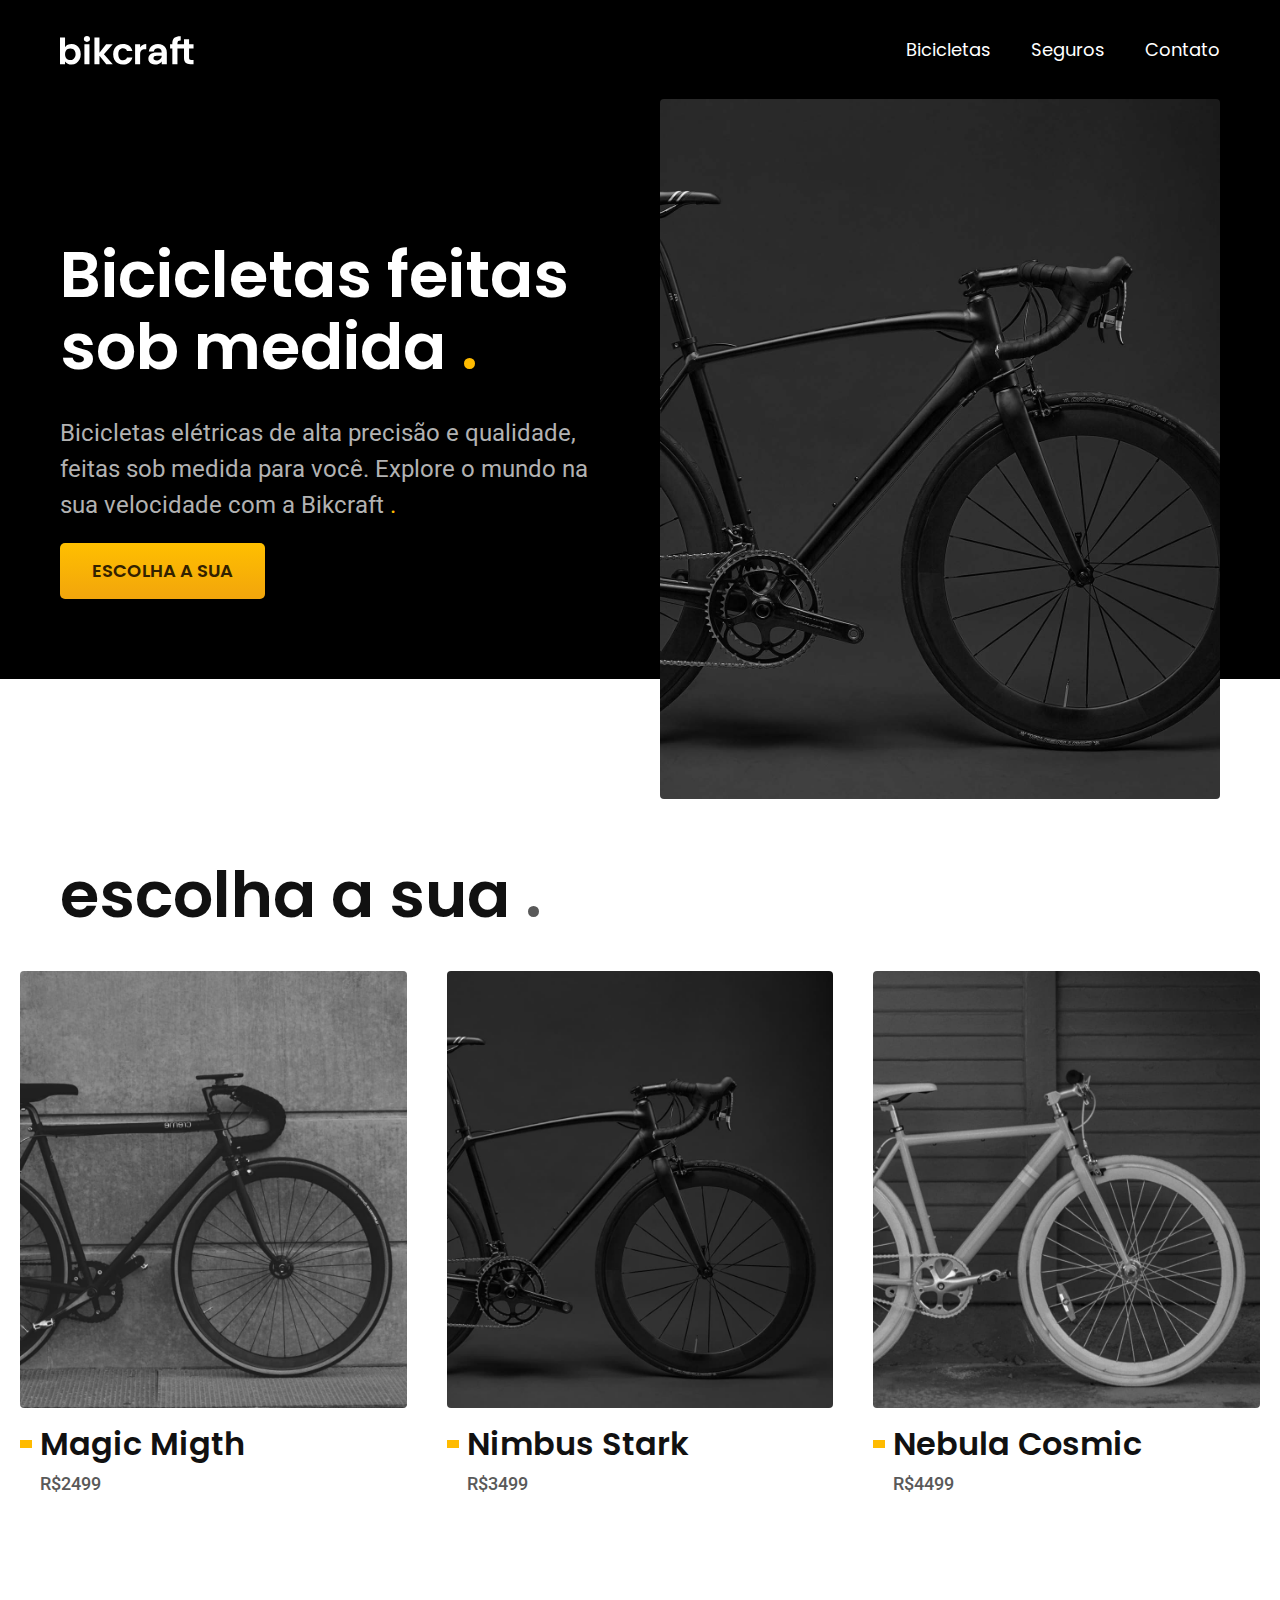
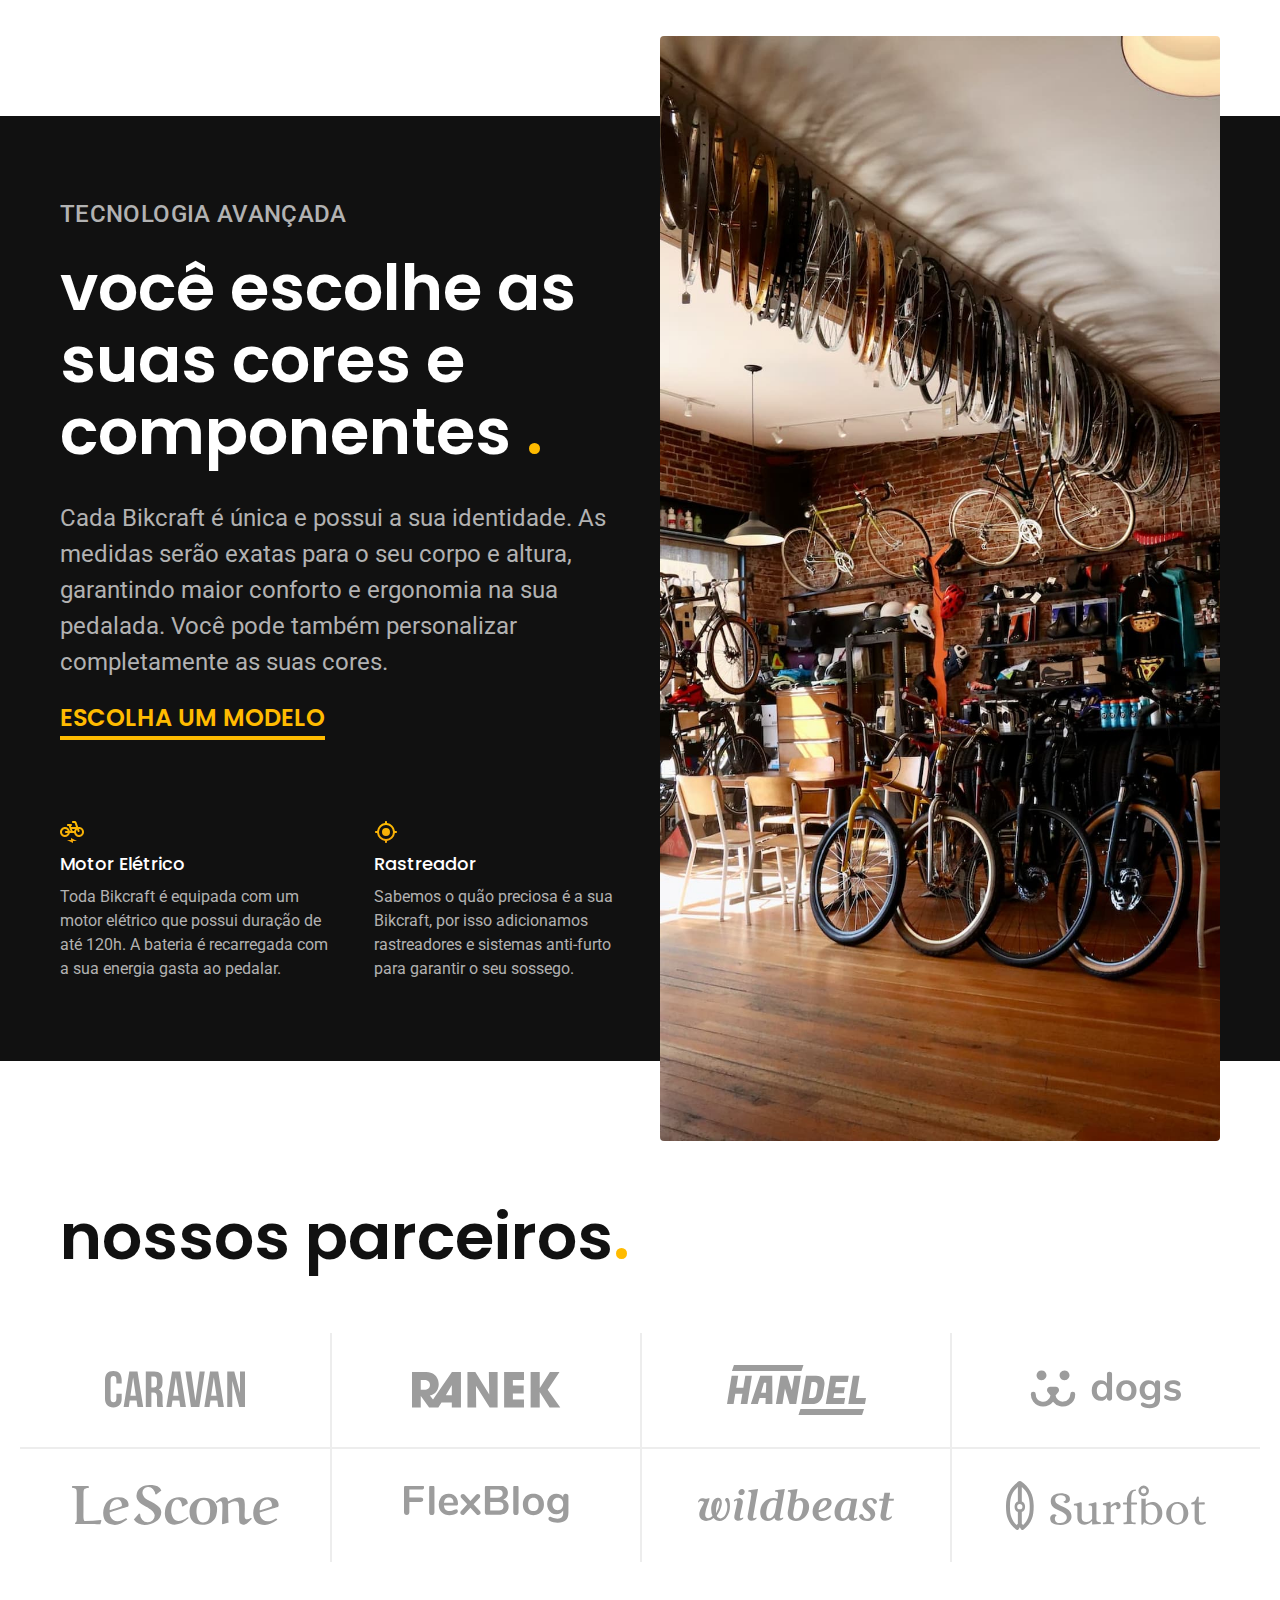
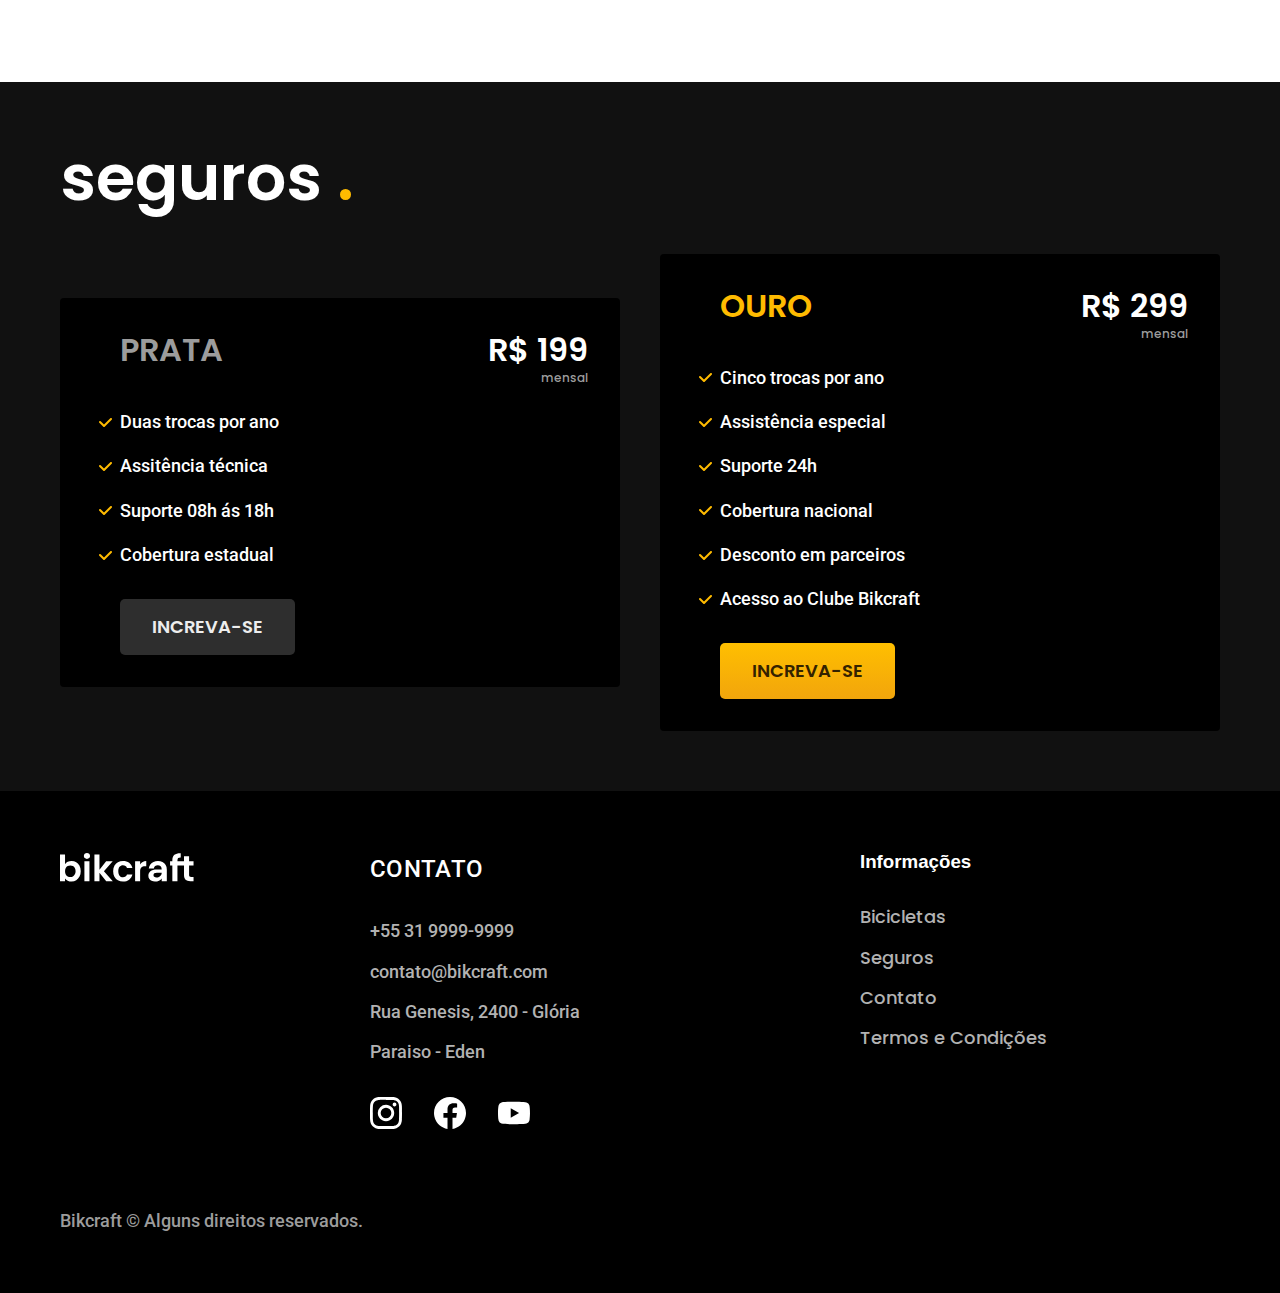
<file: index.html>
<!DOCTYPE html>
<html lang="pt-br">
<head>
    <meta charset="UTF-8">
    <meta http-equiv="X-UA-Compatible" content="IE=edge">
    <meta name="viewport" content="width=device-width, initial-scale=1.0">
    <link rel="preload" href="./css/style.css" as="style">
    <link rel="stylesheet" href="./css/style.css">
    <meta name="description" content="Bicicletas elétricas de alta precisão e qualidade, feitas sob medida para você. Explore o mundo na sua velocidade com a Bikcraft">
    <link rel="stylesheet" href="./css/tipografia.css">
    <title>Bikcraft - Bicicletas Elétricas</title>
</head>
<body>

    <header class="header-bg">
        <div class="header">
            <a href="./index.html"><img src="./img/bikcraft.svg" alt="bikcraft"></a>

            <nav aria-label="primaria">
                <ul class="header-menu">
                    <li><a href="./bicicletas.html">Bicicletas</a></li>
                    <li><a href="./seguros.html">Seguros</a></li>
                    <li><a href="./bicicletas/contato.html">Contato</a></li>
                </ul>
            </nav>

        </div>

    </header>


    <main class="introducao-bg">
        <div class="introducao">

        <div class="container-introducao">
            <h1>Bicicletas feitas sob medida <span>.</span></h1>
            <p>Bicicletas elétricas de alta precisão e qualidade, feitas sob medida para você. Explore o mundo na sua velocidade com a Bikcraft <span>.</span></p>

            <a class="container-introducao btn" href="./bicicletas.html">escolha a sua</a>
        </div>

        <picture>
                <source media="(max-width: 800px)" srcset="./img/bicicletas/nimbus.jpg">
            <img src="./img/fotos/introducao.jpg" alt="Bicicleta elétrica preta">
        </picture>
     
            
        </div>
    </main>

    <article class="biciletas-lista">

        <h2>escolha a sua <span>.</span></h2>

        <ul>
            <li>
                <a href="./bicicletas/magic.html">
                    <img src="./img/bicicletas/magic-home.jpg" alt="Bicicleta preta">
                    <h3 class="font-1-xl">Magic Migth</h3>
                    <span class="font-2-m">R$2499</span>
                </a>
             </li>
             <li>
                <a href="./bicicletas/nimbus.html">
                    <img src="./img/bicicletas/nimbus-home.jpg" alt="Bicicleta preta">
                    <h3 class="font-1-xl">Nimbus Stark</h3>
                    <span class="font-2-m">R$3499</span>
                </a>
             </li>
             <li>
                <a href="./bicicletas/nebula.html">
                    <img src="./img/bicicletas/nebula-home.jpg" alt="Bicicleta preta">
                    <h3 class="font-1-xl">Nebula Cosmic </h3>
                    <span class="font-2-m">R$4499</span>
                </a>
             </li>
    </ul>

    </article>


    <article class="tecnologia-bg">
        <div class="container-tecnologia">
            <div class="tecnologia-conteudo">
                <span class="font-2-l-b">Tecnologia Avançada</span>
                <h2 class="font-1-xxl">você escolhe as suas cores e componentes <span>.</span></h2>
                <p class="font-2-l">Cada Bikcraft é única e possui a sua identidade. As medidas serão exatas para o seu corpo e altura, garantindo maior conforto e ergonomia na sua pedalada. Você pode também personalizar completamente as suas cores.</p>
                <a class="link" href="./bicicletas.html">ESCOLHA UM MODELO</a>

                <div class="vantagens">
                    <div class="item">
                        <img src="./img/icones/eletrica.svg" alt="">
                        <h3 class="font-1-m">Motor Elétrico</h3>
                        <p class="font-2-s">Toda Bikcraft é equipada com um motor elétrico que possui duração de até 120h. A bateria é recarregada com a sua energia gasta ao pedalar.</p>
                     </div>
    
                    <div class="item">
                        <img src="./img/icones/rastreador.svg" alt="">
                        <h3 class="font-1-m">Rastreador</h3>
                        <p class="font-2-s">Sabemos o quão preciosa é a sua Bikcraft, por isso adicionamos rastreadores e sistemas anti-furto para garantir o seu sossego.</p>
                    </div>
                </div>
            </div>
            <div class="tecnologia-imagem">
                <img src="./img/fotos/tecnologia3.jpg" alt="varias bicicletas">
            </div>
        </div>
    </article>


<section class="parceiros">

    <h2 class="font-1-xxl">nossos parceiros<span>.</span></h2>

    <ul>
        <li><img src="./img/parceiros/caravan.svg" alt="caravan"></li>
        <li><img src="./img/parceiros/ranek.svg" alt="ranek"></li>
        <li><img src="./img/parceiros/handel.svg" alt="handel"></li>
        <li><img src="./img/parceiros/dogs.svg" alt="dogs"></li>
        <li><img src="./img/parceiros/lescone.svg" alt="lescone"></li>
        <li><img src="./img/parceiros/flexblog.svg" alt="flexbog"></li>
        <li><img src="./img/parceiros/wildbeast.svg" alt="wildbeast"></li>
        <li><img src="./img/parceiros/surfbot.svg" alt="surfbot"></li>
    </ul>

</section>


<article class="seguros-bg">
    <div class="container-seguros">
        <h2 class="font-1-xxl">seguros <span>.</span></h2>
        <div class="seguros-item">
            <h3 class="font-1-xl">PRATA</h3>
            <span class="font-1-xl">R$ 199 <span class="font-1-xs">mensal</span></span>

            <ul class="font-2-m">
                <li>Duas trocas por ano</li>
                <li>Assitência técnica</li>
                <li>Suporte 08h ás 18h</li>
                <li>Cobertura estadual</li>
            </ul>
            <a class="btn-secundario" href="./orcamento.html">Increva-se</a>
        </div>

        <div class="seguros-item">
            <h3 class="font-1-xl ouro">OURO</h3>
            <span class="font-1-xl">R$ 299 <span class="font-1-xs">mensal</span></span>

            <ul class="font-2-m">
                <li>Cinco trocas por ano</li>
                <li>Assistência especial</li>
                <li>Suporte 24h</li>
                <li>Cobertura nacional</li>
                <li>Desconto em parceiros</li>
                <li>Acesso ao Clube Bikcraft</li>
            </ul>
            <a class="btn" href="./orcamento.html">Increva-se</a>
        </div>
    </div>
</article>

<footer class="footer-bg">
    <div class="container-footer">
        <img src="./img/bikcraft.svg" alt="bikcraft">
        <div class="footer-contato">
            <h3 class="font-2-l-b">Contato</h3>
            <ul class="font-2-m">
                <li><a href="tel:+553199999999">+55 31 9999-9999</a></li>
                <li><a href="mailto:contato@bikcraft.com">contato@bikcraft.com</a></li>
                <li>Rua Genesis, 2400 - Glória</li>
                    <li>Paraiso - Eden</li>
            </ul>
            <div class="footer-redes">
                <a href="#"><img src="./img/redes/instagram.svg" alt="Instagram"></a>
                <a href="#"><img src="./img/redes/facebook.svg" alt="Facebook"></a>
                <a href="#"><img src="./img/redes/youtube.svg" alt="Uoutube"></a>
            </div>

        </div>

        <div class="footer-informacoes">
            <h3 class="font-2-1-b">Informações</h3>
            <nav>
                <ul class="font-1-m">
                    <li><a href="./bicicletas.html">Bicicletas</a></li>
                    <li><a href="./seguros.html">Seguros</a></li>
                    <li><a href="./contato.html">Contato</a></li>
                    <li><a href="./termos.html">Termos e Condições</a></li>
                </ul>
            </nav>
        </div>

        <p class="footer-copy font-2-m">Bikcraft © Alguns direitos reservados.</p>
    </div>

</footer>
    
</body>
</html>
</file>
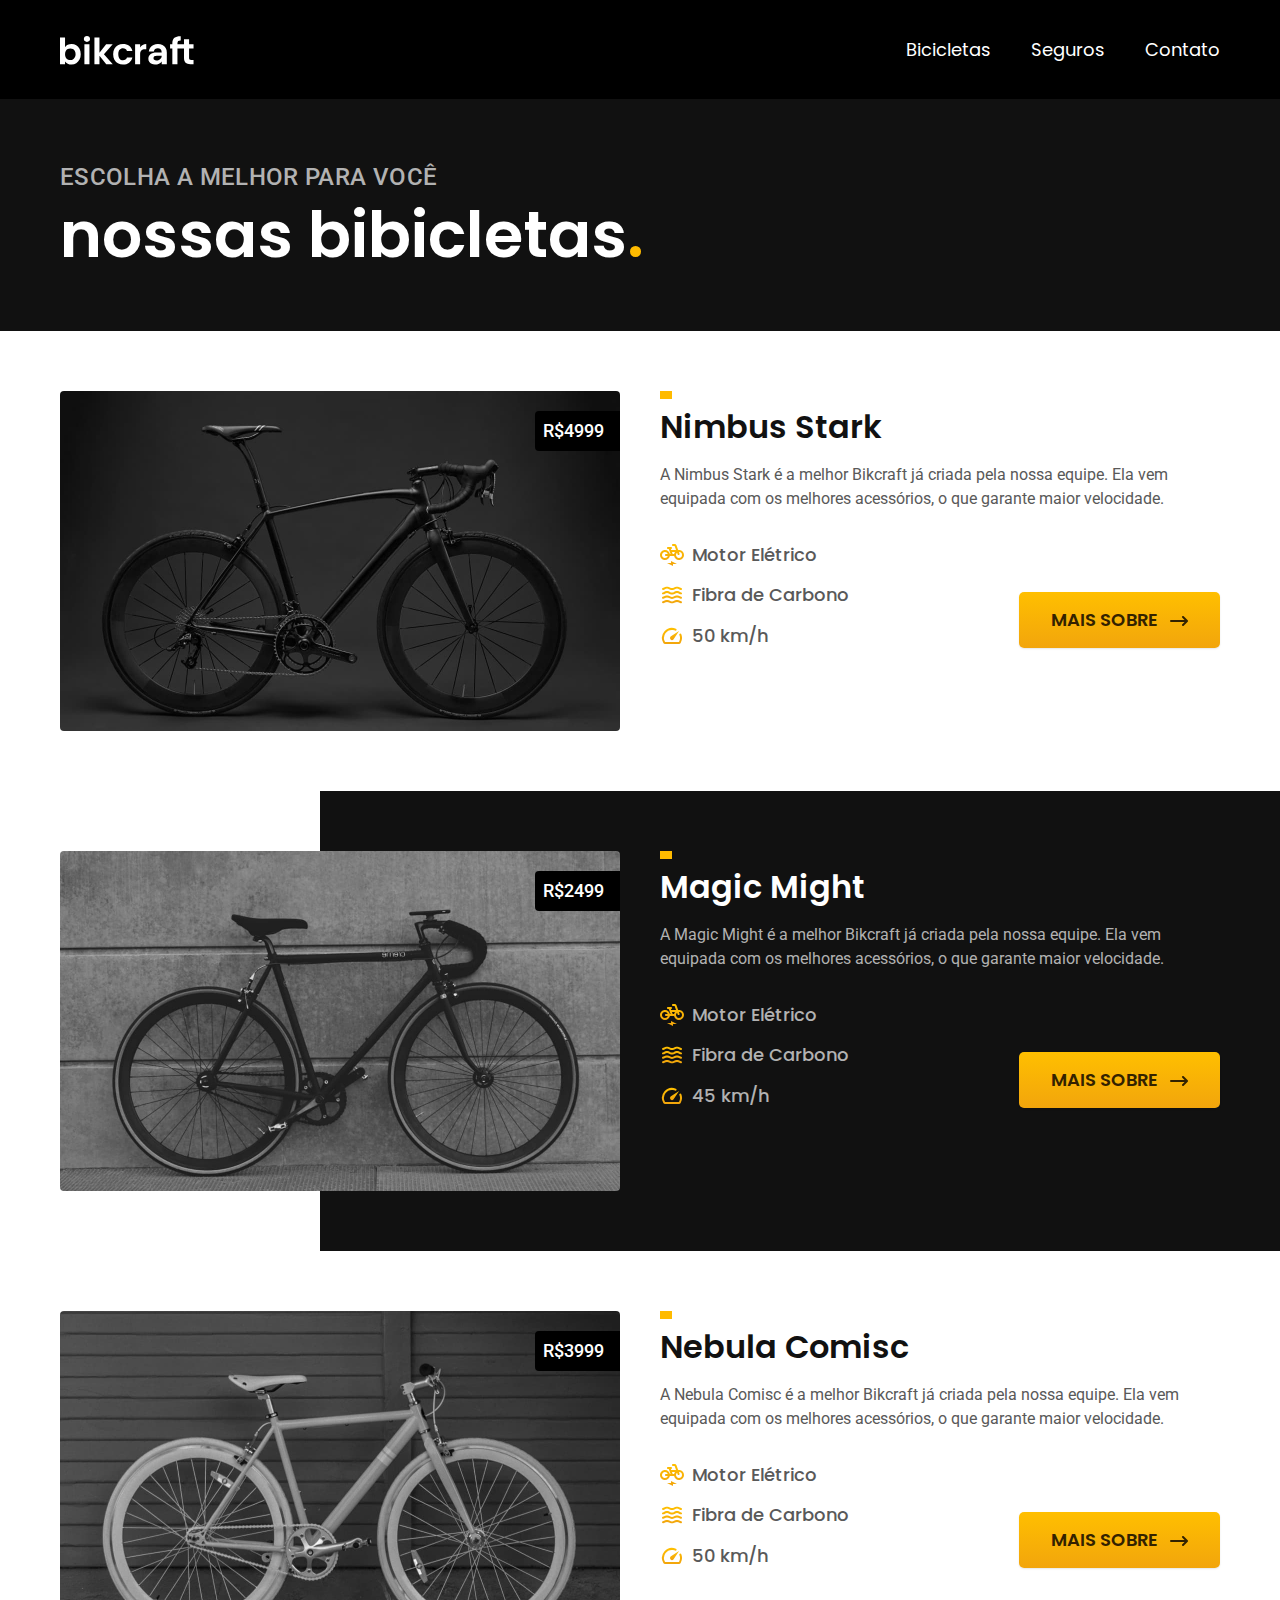
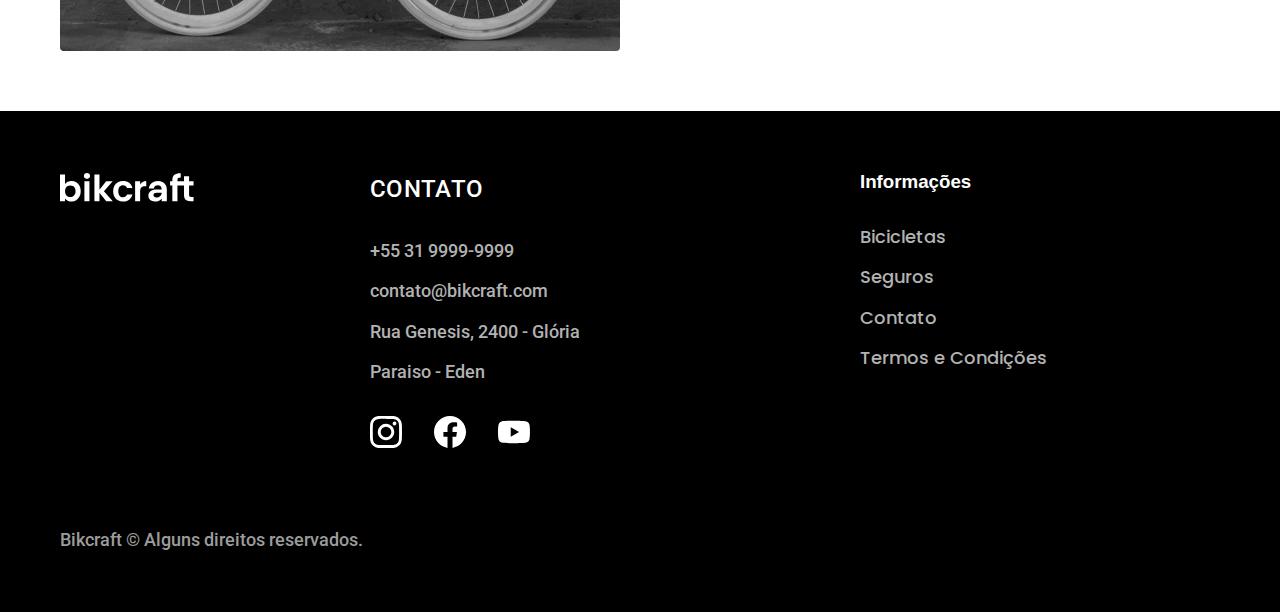
<file: bicicletas.html>
<!DOCTYPE html>
<html lang="pt-br">
<head>
    <meta charset="UTF-8">
    <meta http-equiv="X-UA-Compatible" content="IE=edge">
    <meta name="viewport" content="width=device-width, initial-scale=1.0">
    <link rel="preload" href="./css/style.css" as="style">
    <link rel="stylesheet" href="./css/bicicletas.css">
    <link rel="stylesheet" href="./css/style.css">
    <meta name="description" content="Termos e Condições">
    <link rel="stylesheet" href="./css/tipografia.css">
    <title>Bicicletas | Bikcraft</title>
</head>
<body id="bicicletas">

    <header class="header-bg">
        <div class="header">
            <a href="./index.html"><img src="./img/bikcraft.svg" alt="bikcraft"></a>

            <nav aria-label="primaria">
                <ul class="header-menu">
                    <li><a href="./bicicletas.html">Bicicletas</a></li>
                    <li><a href="./seguros.html">Seguros</a></li>
                    <li><a href="./bicicletas/contato.html">Contato</a></li>
                </ul>
            </nav>

        </div>

    </header>

    <main>
        <div class="titulo-bg">
            <div class="container-titulo">
            <p class="font-2-l-b">Escolha a melhor para você</p>
            <h1 class="font-1-xxl">nossas bibicletas<span>.</span></h1>
           </div>
        </div>

            <div class="container-bicicletas">
                <div class="bicicletas-imagem">
                    <img src="./img/bicicletas/nimbus.jpg" alt="bicicleta preta">
                    <span class="font-2-m preco">R$4999</span>
                </div>
                <div class="bicicletas-conteudo">
                    <h2 class="font-1-xl">Nimbus Stark</h2>
                    <p class="font-2-s">A Nimbus Stark é a melhor Bikcraft já criada pela nossa equipe. Ela vem equipada com os melhores acessórios, o que garante maior velocidade.</p>

                    <ul class="font-1-m">
                        <li>
                            <img src="./img/icones/eletrica.svg" alt="">
                            Motor Elétrico
                        </li>
                        <li>
                            <img src="./img/icones/carbono.svg" alt="">
                            Fibra de Carbono
                        </li>
                        <li>
                            <img src="./img/icones/velocidade.svg" alt="">
                            50 km/h
                        </li>
                    </ul>
                    <a class="btn seta" href="./bicicletas/nimbus.html">Mais Sobre</a>
                </div>
            </div>
        

        <div class="bicicletas-bg">
            <div class="container-bicicletas">
                <div class="bicicletas-imagem">
                    <img src="./img/bicicletas/magic.jpg" alt="bicicleta preta">
                    <span class="font-2-m preco">R$2499</span>
                </div>
                <div class="bicicletas-conteudo">
                    <h2 class="font-1-xl cor-white">Magic Might</h2>
                    <p class="font-2-s cor">A Magic Might é a melhor Bikcraft já criada pela nossa equipe. Ela vem equipada com os melhores acessórios, o que garante maior velocidade.</p>

                    <ul class="font-1-m cor">
                        <li>
                            <img src="./img/icones/eletrica.svg" alt="">
                            Motor Elétrico
                        </li>
                        <li>
                            <img src="./img/icones/carbono.svg" alt="">
                            Fibra de Carbono
                        </li>
                        <li>
                            <img src="./img/icones/velocidade.svg" alt="">
                            45 km/h
                        </li>
                    </ul>
                    <a class="btn seta" href="./bicicletas/magic.html">Mais Sobre</a>
                </div>
            </div>
        </div>

            <div class="container-bicicletas">
                <div class="bicicletas-imagem">
                    <img src="./img/bicicletas/nebula.jpg" alt="bicicleta preta">
                    <span class="font-2-m preco">R$3999</span>
                </div>
                <div class="bicicletas-conteudo">
                    <h2 class="font-1-xl">Nebula Comisc</h2>
                    <p class="font-2-s">A Nebula Comisc é a melhor Bikcraft já criada pela nossa equipe. Ela vem equipada com os melhores acessórios, o que garante maior velocidade.</p>

                    <ul class="font-1-m">
                        <li>
                            <img src="./img/icones/eletrica.svg" alt="">
                            Motor Elétrico
                        </li>
                        <li>
                            <img src="./img/icones/carbono.svg" alt="">
                            Fibra de Carbono
                        </li>
                        <li>
                            <img src="./img/icones/velocidade.svg" alt="">
                            50 km/h
                        </li>
                    </ul>
                    <a class="btn seta" href="./bicicletas/nebula.html">Mais Sobre</a>
                </div>
            </div>
        

    </main>

  


    <footer class="footer-bg">
        <div class="container-footer">
            <img src="./img/bikcraft.svg" alt="bikcraft">
            <div class="footer-contato">
                <h3 class="font-2-l-b">Contato</h3>
                <ul class="font-2-m">
                    <li><a href="tel:+553199999999">+55 31 9999-9999</a></li>
                    <li><a href="mailto:contato@bikcraft.com">contato@bikcraft.com</a></li>
                    <li>Rua Genesis, 2400 - Glória</li>
                    <li>Paraiso - Eden</li>
                </ul>
                <div class="footer-redes">
                    <a href="#"><img src="./img/redes/instagram.svg" alt="Instagram"></a>
                    <a href="#"><img src="./img/redes/facebook.svg" alt="Facebook"></a>
                    <a href="#"><img src="./img/redes/youtube.svg" alt="Uoutube"></a>
                </div>
    
            </div>
    
            <div class="footer-informacoes">
                <h3 class="font-2-1-b">Informações</h3>
                <nav>
                    <ul class="font-1-m">
                        <li><a href="./bicicletas.html">Bicicletas</a></li>
                        <li><a href="./seguros.html">Seguros</a></li>
                        <li><a href="./contato.html">Contato</a></li>
                        <li><a href="./termos.html">Termos e Condições</a></li>
                    </ul>
                </nav>
            </div>
    
            <p class="footer-copy font-2-m">Bikcraft © Alguns direitos reservados.</p>
        </div>
    
    </footer>
    </body>
</html>
</file>
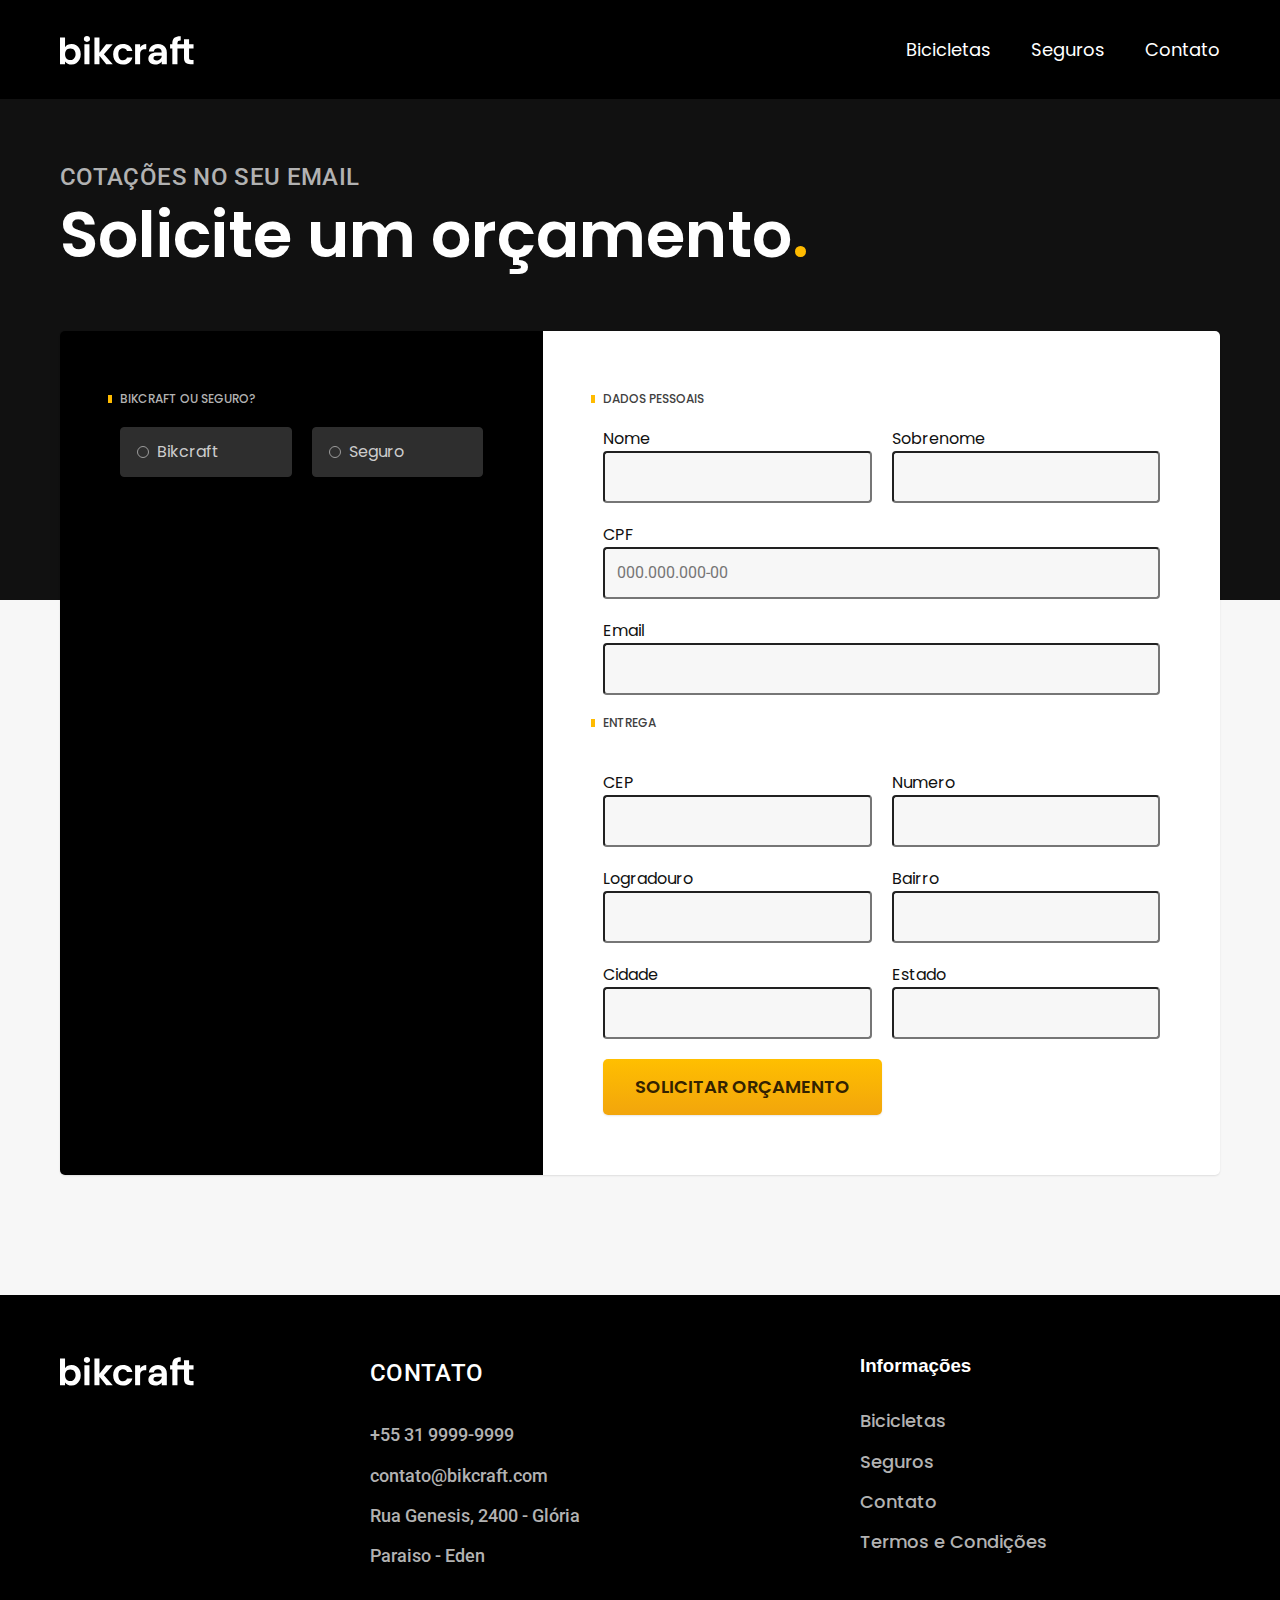
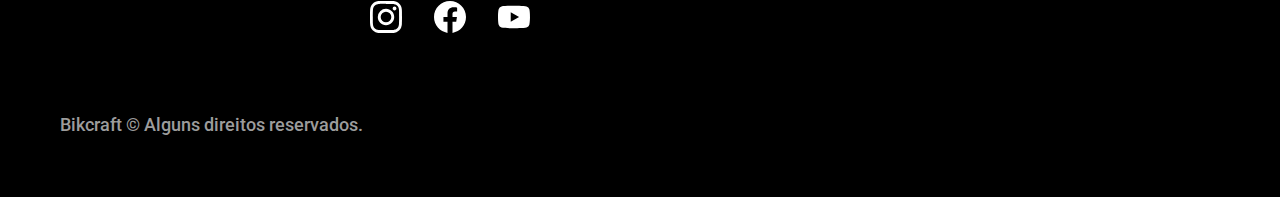
<file: orcamento.html>
<!DOCTYPE html>
<html lang="pt-br">
<head>
    <meta charset="UTF-8">
    <meta http-equiv="X-UA-Compatible" content="IE=edge">
    <meta name="viewport" content="width=device-width, initial-scale=1.0">
    <link rel="preload" href="./css/style.css" as="style">
    <link rel="stylesheet" href="./css/orcamento.css">
    <link rel="stylesheet" href="./css/formulario.css">
    <link rel="stylesheet" href="./css/style.css">
    <meta name="description" content="Termos e Condições">
    <link rel="stylesheet" href="./css/tipografia.css">
    <title>Orçamento| Bikcraft</title>
</head>
<body id="orcamento">

    <header class="header-bg">
        <div class="header">
            <a href="./index.html"><img src="./img/bikcraft.svg" alt="bikcraft"></a>

            <nav aria-label="primaria">
                <ul class="header-menu">
                    <li><a href="./bicicletas.html">Bicicletas</a></li>
                    <li><a href="./seguros.html">Seguros</a></li>
                    <li><a href="./bicicletas/contato.html">Contato</a></li>
                </ul>
            </nav>

        </div>

    </header>

    <main>
        <div class="titulo-bg">
            <div class="container-titulo">
            <p class="font-2-l-b">Cotações no seu email</p>
            <h1 class="font-1-xxl">Solicite um orçamento<span>.</span></h1>
           </div>
        </div>
        <form class="container-orcamento" action="./">
            <div class="orcamento-produto">
                <h2 class="font-1-xs">Bikcraft ou Seguro?</h2>

                <input type="radio" name="tipo" value="bikcraft" id="bikcraft">
                <label for="bikcraft">Bikcraft</label>

                <input type="radio" name="tipo" value="seguro" id="seguro">
                <label for="seguro">Seguro</label>

                <div class="orcamento-conteudo" id="orcamento-bikcraft">
                    <h2 class="font-1-xs">Escolha a sua</h2>

                    <input type="radio" name="produto" value="nimbus" id="nimbus">
                    <label for="nimbus">Nimbus Stark <span>R$ 4999</span></label>
                    <div class="orcamento-detalhes">
                        <ul class="font-1-xs">
                        
                            <li><img src="./img/icones/eletrica.svg" alt="">Motor Elétrico</li>
                            <li><img src="./img/icones/carbono.svg" alt="">Fibra de Caborno</li>
                            <li><img src="./img/icones/velocidade.svg" alt="">50 km/h</li>
                            <li><img src="./img/icones/rastreador.svg" alt="">Rastreador</li>
                        </ul>
                        <img src="./img/bicicletas/nimbus.jpg" alt="Bicicleta preta">
                    </div>

                    <input type="radio" name="produto" value="magic" id="magic">
                    <label for="magic">Magic Might <span>R$ 2499</span></label>
                    <div class="orcamento-detalhes">
                        <ul class="font-1-xs">
                        
                            <li><img src="./img/icones/eletrica.svg" alt="">Motor Elétrico</li>
                            <li><img src="./img/icones/carbono.svg" alt="">Fibra de Caborno</li>
                            <li><img src="./img/icones/velocidade.svg" alt="">45 km/h</li>
                            <li><img src="./img/icones/rastreador.svg" alt="">Rastreador</li>
                        </ul>
                        <img src="./img/bicicletas/magic.jpg" alt="Bicicleta preta">
                    </div>

                    <input type="radio" name="produto" value="nebula" id="nebula">
                    <label for="nebula">Nebula Cosmic <span>R$ 3999</span></label>
                    <div class="orcamento-detalhes">
                        <ul class="font-1-xs">
                        
                            <li><img src="./img/icones/eletrica.svg" alt="">Motor Elétrico</li>
                            <li><img src="./img/icones/carbono.svg" alt="">Fibra de Caborno</li>
                            <li><img src="./img/icones/velocidade.svg" alt="">40 km/h</li>
                            <li><img src="./img/icones/rastreador.svg" alt="">Rastreador</li>
                        </ul>
                        <img src="./img/bicicletas/nebula.jpg" alt="Bicicleta branca">
                    </div>
                </div>

                <div class="orcamento-conteudo" id="orcamento-seguro">
                    <h2 class="font-1-xs">Escolha o plano</h2>

                    <input type="radio" name="produto" value="prata" id="prata">
                    <label for="prata">Prata <span>R$ 199</span></label>

                    <input type="radio" name="produto" value="ouro" id="ouro">
                    <label for="ouro">Ouro <span>R$ 299</span></label>
                </div>
            </div>

            <div class="orcamento-dados form">
                <h2 class="font-1-xs col-2">dados pessoais</h2>
                <div>
                    <label for="nome">Nome</label>
                    <input type="text" id="nome" name="nome">
                </div>
                <div>
                    <label for="sobrenome">Sobrenome</label>
                    <input type="text" id="sobrenome" name="sobrenome">
                </div>
                <div class="col-2">
                    <label for="cpf">CPF</label>
                    <input type="text" id="cpf" name="cpf" placeholder="000.000.000-00">
                </div>
                <div class="col-2">
                    <label for="email">Email</label>
                    <input type="email" id="email" name="email">
                </div>
                
                <h2 class="font-1-xs col-2">Entrega</h2>

                <div>
                    <label for="cep">CEP</label>
                    <input type="text" id="cep" name="cep">
                </div>
                <div>
                    <label for="numero">Numero</label>
                    <input type="text" id="numero" name="numero">
                </div>
                <div>
                    <label for="logradouro">Logradouro</label>
                    <input type="text" id="logradouro" name="logradouro">
                </div>
                <div>
                    <label for="bairro">Bairro</label>
                    <input type="text" id="bairro" name="bairro">
                </div>
                <div>
                    <label for="cidade">Cidade</label>
                    <input type="text" id="cidade" name="cidade">
                </div>
                <div>
                    <label for="estado">Estado</label>
                    <input type="text" id="estado" name="estado">
                </div>
                <button class="btn col-2">Solicitar Orçamento</button>
            </div>
        </form>
    </main>


    <footer class="footer-bg">
        <div class="container-footer">
            <img src="./img/bikcraft.svg" alt="bikcraft">
            <div class="footer-contato">
                <h3 class="font-2-l-b">Contato</h3>
                <ul class="font-2-m">
                    <li><a href="tel:+553199999999">+55 31 9999-9999</a></li>
                    <li><a href="mailto:contato@bikcraft.com">contato@bikcraft.com</a></li>
                    <li>Rua Genesis, 2400 - Glória</li>
                    <li>Paraiso - Eden</li>
                </ul>
                <div class="footer-redes">
                    <a href="#"><img src="./img/redes/instagram.svg" alt="Instagram"></a>
                    <a href="#"><img src="./img/redes/facebook.svg" alt="Facebook"></a>
                    <a href="#"><img src="./img/redes/youtube.svg" alt="Uoutube"></a>
                </div>
    
            </div>
    
            <div class="footer-informacoes">
                <h3 class="font-2-1-b">Informações</h3>
                <nav>
                    <ul class="font-1-m">
                        <li><a href="./bicicletas.html">Bicicletas</a></li>
                        <li><a href="./seguros.html">Seguros</a></li>
                        <li><a href="./contato.html">Contato</a></li>
                        <li><a href="./termos.html">Termos e Condições</a></li>
                    </ul>
                </nav>
            </div>
    
            <p class="footer-copy font-2-m">Bikcraft © Alguns direitos reservados.</p>
        </div>
    
    </footer>
    </body>
</html>
</file>
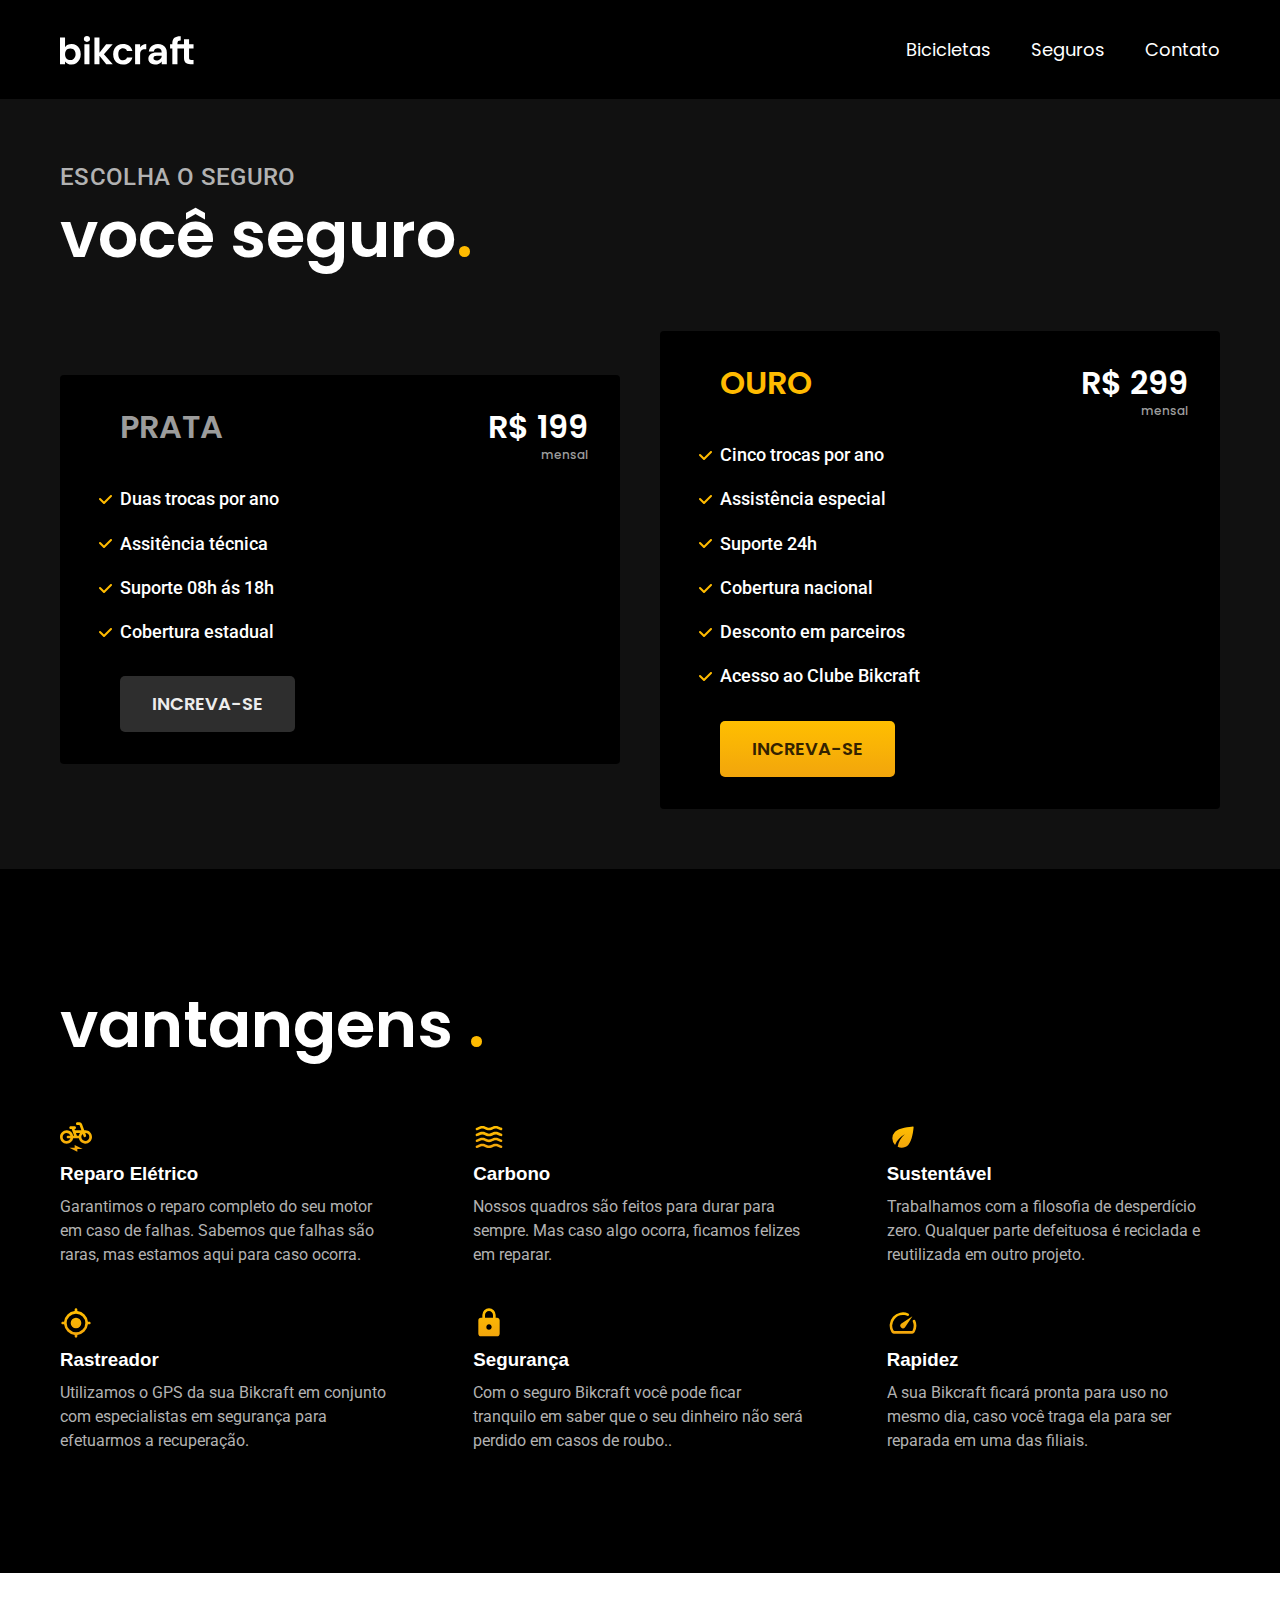
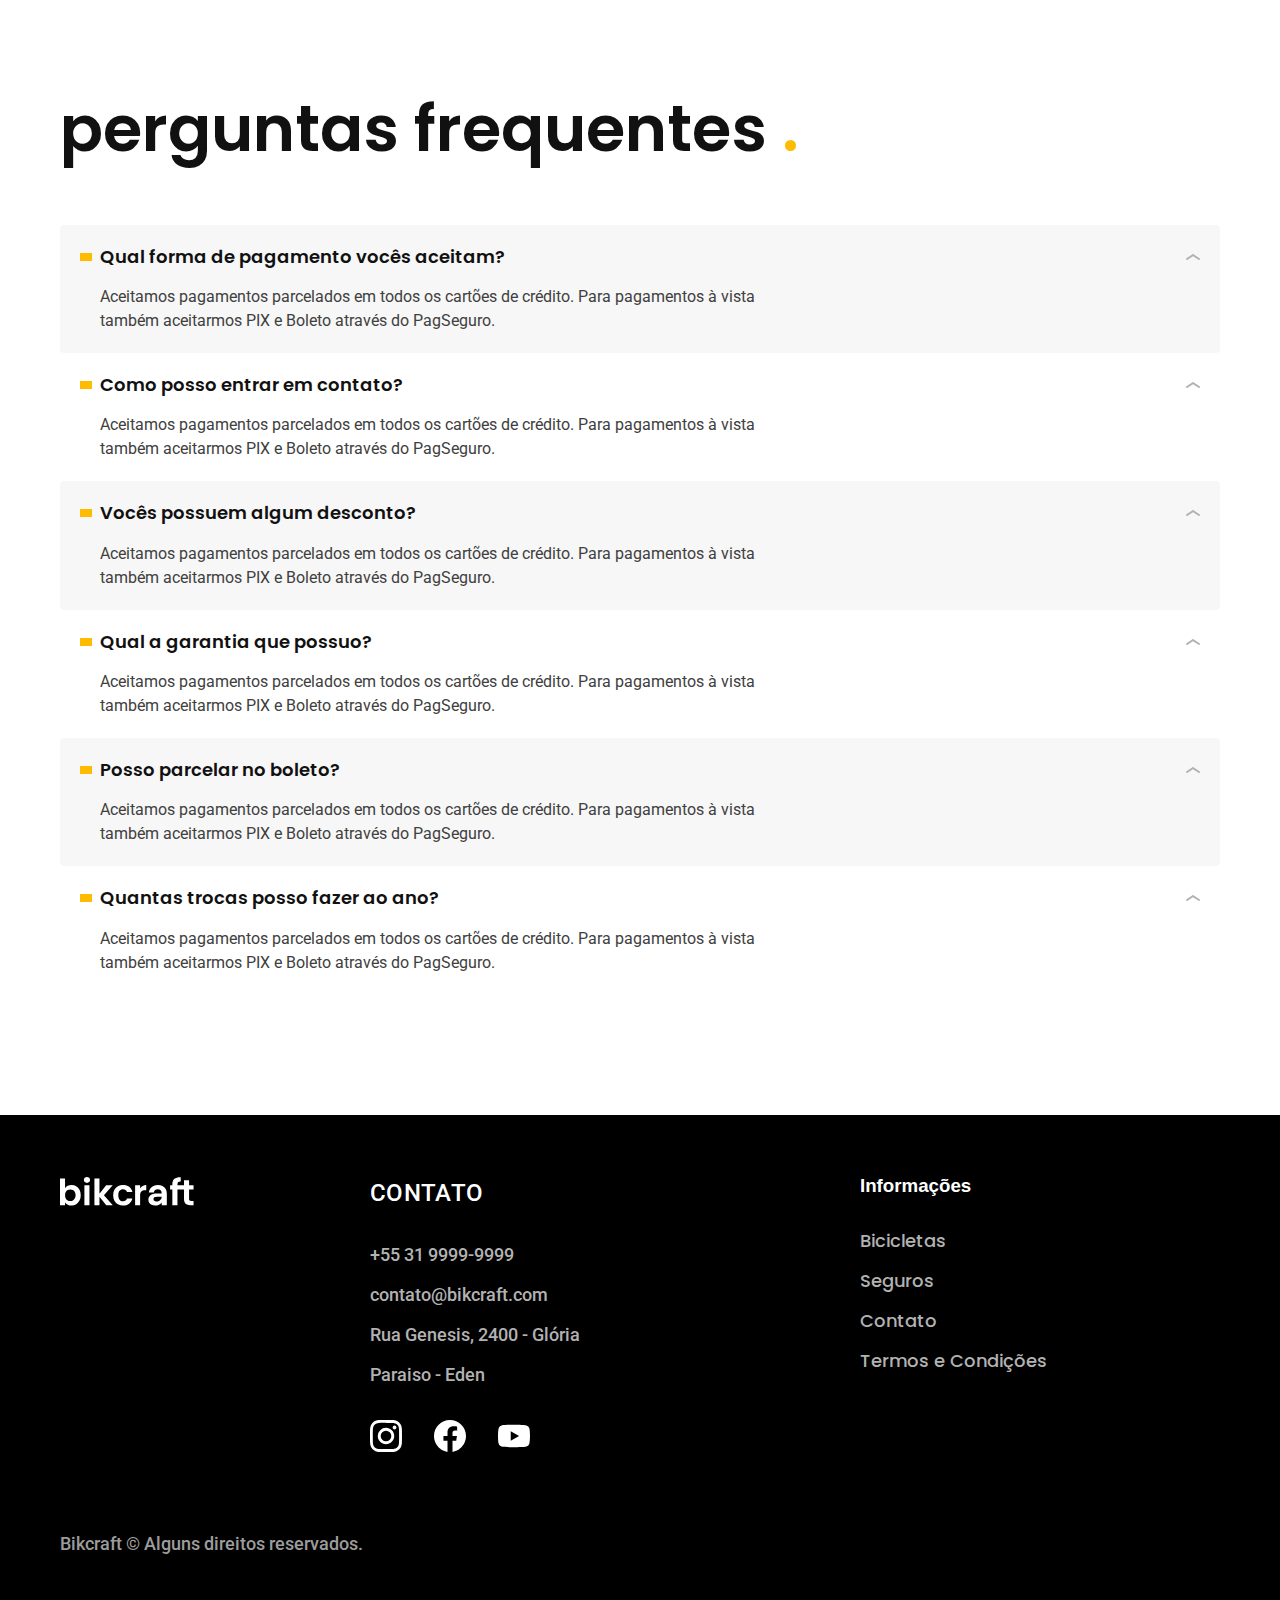
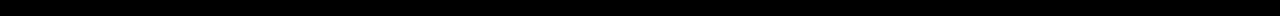
<file: seguros.html>
<!DOCTYPE html>
<html lang="pt-br">
<head>
    <meta charset="UTF-8">
    <meta http-equiv="X-UA-Compatible" content="IE=edge">
    <meta name="viewport" content="width=device-width, initial-scale=1.0">
    <link rel="preload" href="./css/style.css" as="style">
    <link rel="stylesheet" href="./css/seguros.css">
    <link rel="stylesheet" href="./css/style.css">
    <meta name="description" content="Termos e Condições">
    <link rel="stylesheet" href="./css/tipografia.css">
    <title>Seguros | Bikcraft</title>
</head>
<body id="seguros">

    <header class="header-bg">
        <div class="header">
            <a href="./index.html"><img src="./img/bikcraft.svg" alt="bikcraft"></a>

            <nav aria-label="primaria">
                <ul class="header-menu">
                    <li><a href="./bicicletas.html">Bicicletas</a></li>
                    <li><a href="./seguros.html">Seguros</a></li>
                    <li><a href="./bicicletas/contato.html">Contato</a></li>
                </ul>
            </nav>

        </div>

    </header>

    <main class="seguros-bg">
        <div class="titulo-bg">
            <div class="container-titulo">
            <p class="font-2-l-b">Escolha o seguro</p>
            <h1 class="font-1-xxl">você seguro<span>.</span></h1>
           </div>
        </div>

       
            <div class="container-seguros">
                <div class="seguros-item">
                    <h3 class="font-1-xl">PRATA</h3>
                    <span class="font-1-xl">R$ 199 <span class="font-1-xs">mensal</span></span>
        
                    <ul class="font-2-m">
                        <li>Duas trocas por ano</li>
                        <li>Assitência técnica</li>
                        <li>Suporte 08h ás 18h</li>
                        <li>Cobertura estadual</li>
                    </ul>
                    <a class="btn-secundario" href="./orcamento.html">Increva-se</a>
                </div>
        
                <div class="seguros-item">
                    <h3 class="font-1-xl ouro">OURO</h3>
                    <span class="font-1-xl">R$ 299 <span class="font-1-xs">mensal</span></span>
        
                    <ul class="font-2-m">
                        <li>Cinco trocas por ano</li>
                        <li>Assistência especial</li>
                        <li>Suporte 24h</li>
                        <li>Cobertura nacional</li>
                        <li>Desconto em parceiros</li>
                        <li>Acesso ao Clube Bikcraft</li>
                    </ul>
                    <a class="btn" href="./orcamento.html">Increva-se</a>
                </div>
            </div>
      




    </main>

    <article class="vantagens-bg">
        <div class="container-vantagens">
            <h2 class="font-1-xxl">vantangens <span>.</span></h2>
            <ul>
                <li>
                    <img src="./img/icones/eletrica.svg" alt="">
                    <h3 class="font1-l">Reparo Elétrico</h3>
                    <p class="font-2-s">Garantimos o reparo completo do seu motor em caso de falhas. Sabemos que falhas são raras, mas estamos aqui para caso ocorra.</p>
                </li>
                <li>
                    <img src="./img/icones/carbono.svg" alt="">
                    <h3 class="font1-l">Carbono</h3>
                    <p class="font-2-s">Nossos quadros são feitos para durar para sempre. Mas caso algo ocorra, ficamos felizes em reparar.</p>
                </li>
                <li>
                    <img src="./img/icones/sustentavel.svg" alt="">
                    <h3 class="font1-l">Sustentável</h3>
                    <p class="font-2-s">Trabalhamos com a filosofia de desperdício zero. Qualquer parte defeituosa é reciclada e reutilizada em outro projeto.</p>
                </li>
                <li>
                    <img src="./img/icones/rastreador.svg" alt="">
                    <h3 class="font1-l">Rastreador</h3>
                    <p class="font-2-s">Utilizamos o GPS da sua Bikcraft em conjunto com especialistas em segurança para efetuarmos a recuperação.</p>
                </li>
                <li>
                    <img src="./img/icones/seguro.svg" alt="">
                    <h3 class="font1-l">Segurança</h3>
                    <p class="font-2-s">Com o seguro Bikcraft você pode ficar tranquilo em saber que o seu dinheiro não será perdido em casos de roubo..</p>
                </li>
                <li>
                    <img src="./img/icones/velocidade.svg" alt="">
                    <h3 class="font1-l">Rapidez</h3>
                    <p class="font-2-s">A sua Bikcraft ficará pronta para uso no mesmo dia, caso você traga ela para ser reparada em uma das filiais.</p>
                </li>
                
            </ul>
        </div>  

    </article>

    <article class="container-perguntas">
        <h2 class="font-1-xxl">perguntas frequentes <span>.</span></h2>

    <dl>
        <div>
            <dt class="font-1-m-b">Qual forma de pagamento vocês aceitam?</dt>
            <dd class="font-2-s">Aceitamos pagamentos parcelados em todos os cartões de crédito. Para pagamentos à vista também aceitarmos PIX e Boleto através do PagSeguro.</dd>
        </div>
        <div>
            <dt class="font-1-m-b">Como posso entrar em contato?</dt>
            <dd class="font-2-s">Aceitamos pagamentos parcelados em todos os cartões de crédito. Para pagamentos à vista também aceitarmos PIX e Boleto através do PagSeguro.</dd>
        </div>
        <div>
            <dt class="font-1-m-b">Vocês possuem algum desconto?</dt>
            <dd class="font-2-s">Aceitamos pagamentos parcelados em todos os cartões de crédito. Para pagamentos à vista também aceitarmos PIX e Boleto através do PagSeguro.</dd>
        </div>
        <div>
            <dt class="font-1-m-b">Qual a garantia que possuo?</dt>
            <dd class="font-2-s">Aceitamos pagamentos parcelados em todos os cartões de crédito. Para pagamentos à vista também aceitarmos PIX e Boleto através do PagSeguro.</dd>
        </div>
        <div>
            <dt class="font-1-m-b">Posso parcelar no boleto?</dt>
            <dd class="font-2-s">Aceitamos pagamentos parcelados em todos os cartões de crédito. Para pagamentos à vista também aceitarmos PIX e Boleto através do PagSeguro.</dd>
        </div>
        <div>
            <dt class="font-1-m-b">Quantas trocas posso fazer ao ano?</dt>
            <dd class="font-2-s">Aceitamos pagamentos parcelados em todos os cartões de crédito. Para pagamentos à vista também aceitarmos PIX e Boleto através do PagSeguro.</dd>
        </div>
    </dl>

    </article>


    <footer class="footer-bg">
        <div class="container-footer">
            <img src="./img/bikcraft.svg" alt="bikcraft">
            <div class="footer-contato">
                <h3 class="font-2-l-b">Contato</h3>
                <ul class="font-2-m">
                    <li><a href="tel:+553199999999">+55 31 9999-9999</a></li>
                    <li><a href="mailto:contato@bikcraft.com">contato@bikcraft.com</a></li>
                    <li>Rua Genesis, 2400 - Glória</li>
                    <li>Paraiso - Eden</li>
                </ul>
                <div class="footer-redes">
                    <a href="#"><img src="./img/redes/instagram.svg" alt="Instagram"></a>
                    <a href="#"><img src="./img/redes/facebook.svg" alt="Facebook"></a>
                    <a href="#"><img src="./img/redes/youtube.svg" alt="Uoutube"></a>
                </div>
    
            </div>
    
            <div class="footer-informacoes">
                <h3 class="font-2-1-b">Informações</h3>
                <nav>
                    <ul class="font-1-m">
                        <li><a href="./bicicletas.html">Bicicletas</a></li>
                        <li><a href="./seguros.html">Seguros</a></li>
                        <li><a href="./contato.html">Contato</a></li>
                        <li><a href="./termos.html">Termos e Condições</a></li>
                    </ul>
                </nav>
            </div>
    
            <p class="footer-copy font-2-m">Bikcraft © Alguns direitos reservados.</p>
        </div>
    
    </footer>
    </body>
</html>
</file>
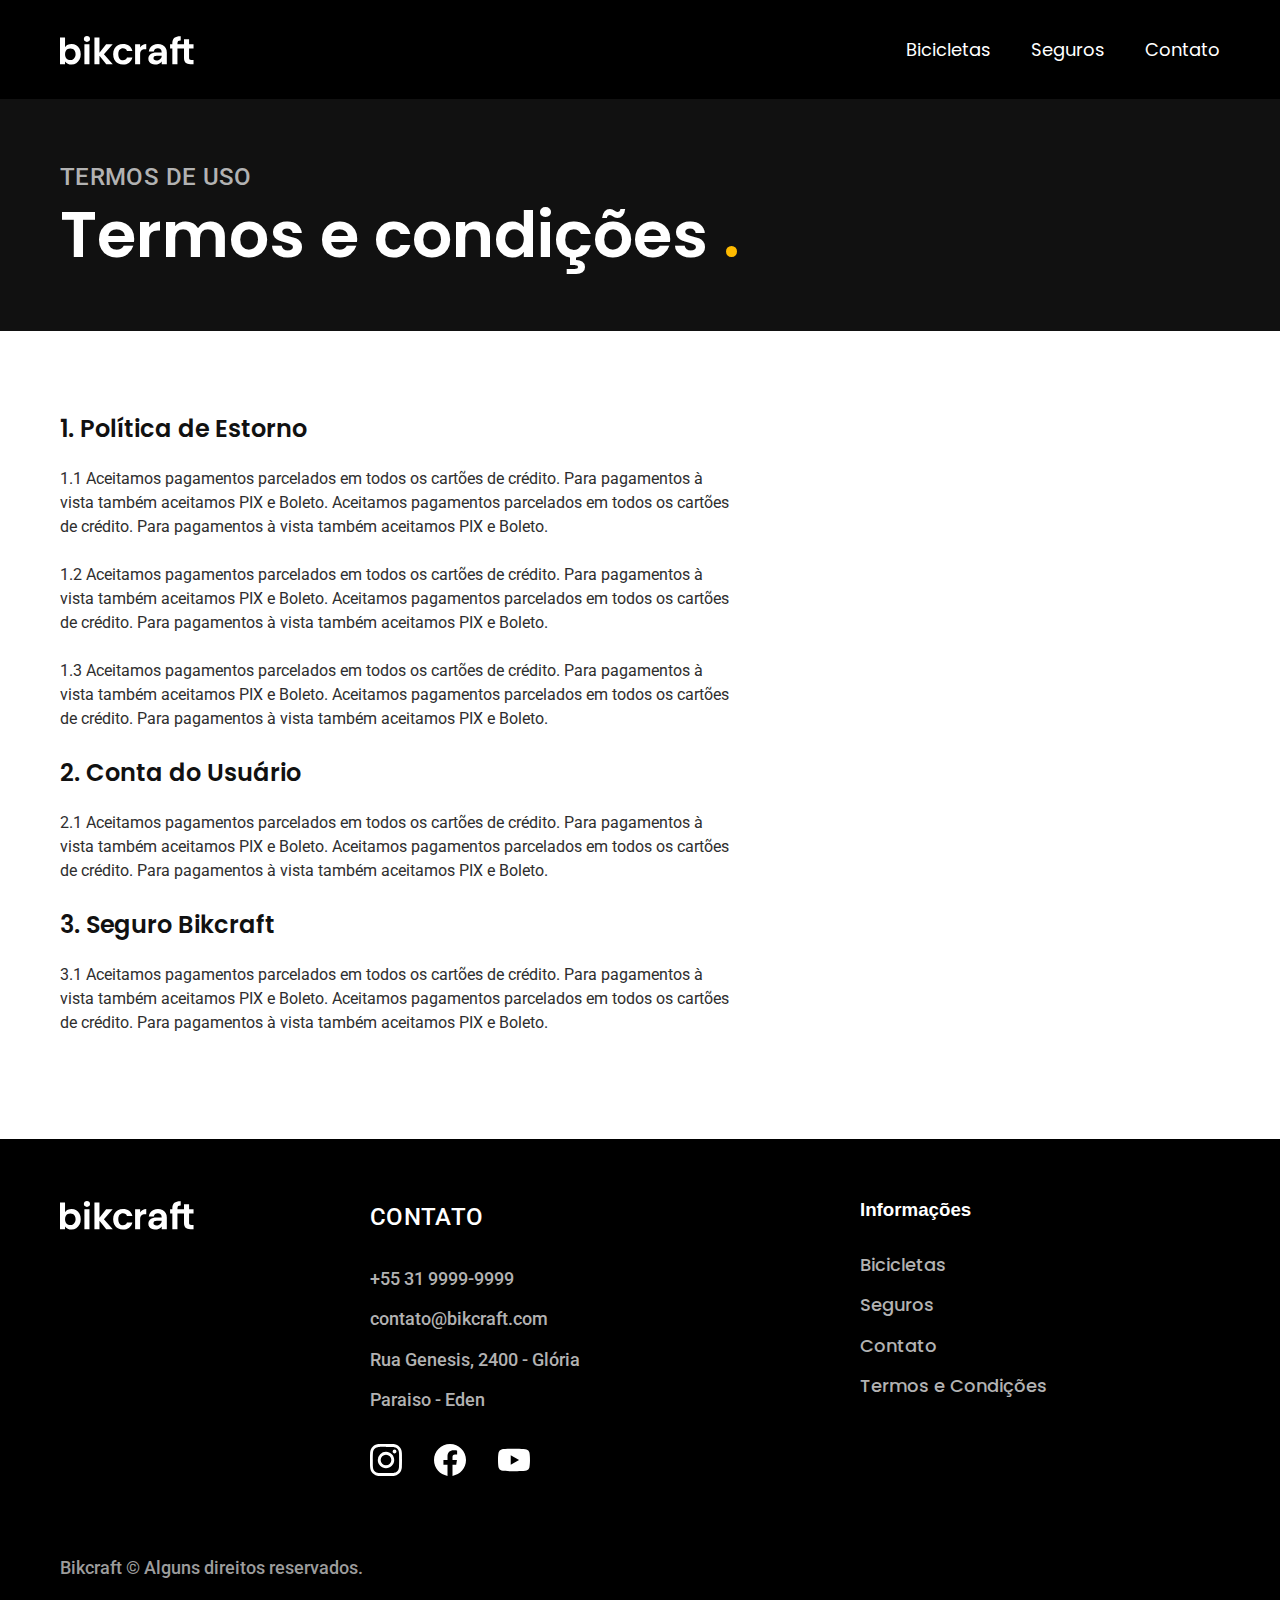
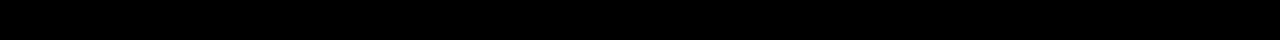
<file: termos.html>
<!DOCTYPE html>
<html lang="pt-br">
<head>
    <meta charset="UTF-8">
    <meta http-equiv="X-UA-Compatible" content="IE=edge">
    <meta name="viewport" content="width=device-width, initial-scale=1.0">
    <link rel="preload" href="./css/style.css" as="style">
    <link rel="stylesheet" href="./css/termos.css">
    <link rel="stylesheet" href="./css/style.css">
    <meta name="description" content="Termos e Condições">
    <link rel="stylesheet" href="./css/tipografia.css">
    <title>Termos e Condições | Bikcraft</title>
</head>
<body>

    <header class="header-bg">
        <div class="header">
            <a href="./index.html"><img src="./img/bikcraft.svg" alt="bikcraft"></a>

            <nav aria-label="primaria">
                <ul class="header-menu">
                    <li><a href="./bicicletas.html">Bicicletas</a></li>
                    <li><a href="./seguros.html">Seguros</a></li>
                    <li><a href="./bicicletas/contato.html">Contato</a></li>
                </ul>
            </nav>

        </div>

    </header>

    <main>
        <div class="titulo-bg">
            <div class="container-titulo">
            <p class="font-2-l-b">Termos de uso</p>
            <h1 class="font-1-xxl">Termos e condições <span>.</span></h1>
           </div>
        </div>

        <div class="container-termos font-2-s">
            <h2 class="font-1-l">1. Política de Estorno</h2>
            <p>1.1 Aceitamos pagamentos parcelados em todos os cartões de crédito. Para pagamentos à vista também aceitamos PIX e Boleto. Aceitamos pagamentos parcelados em todos os cartões de crédito. Para pagamentos à vista também aceitamos PIX e Boleto.</p>
            <p>1.2 Aceitamos pagamentos parcelados em todos os cartões de crédito. Para pagamentos à vista também aceitamos PIX e Boleto. Aceitamos pagamentos parcelados em todos os cartões de crédito. Para pagamentos à vista também aceitamos PIX e Boleto.</p>
            <p>1.3 Aceitamos pagamentos parcelados em todos os cartões de crédito. Para pagamentos à vista também aceitamos PIX e Boleto. Aceitamos pagamentos parcelados em todos os cartões de crédito. Para pagamentos à vista também aceitamos PIX e Boleto.</p>

            <h2 class="font-1-l">2. Conta do Usuário</h2>
            <p>2.1 Aceitamos pagamentos parcelados em todos os cartões de crédito. Para pagamentos à vista também aceitamos PIX e Boleto. Aceitamos pagamentos parcelados em todos os cartões de crédito. Para pagamentos à vista também aceitamos PIX e Boleto.</p>

            <h2 class="font-1-l">3. Seguro Bikcraft</h2>
            <p>3.1 Aceitamos pagamentos parcelados em todos os cartões de crédito. Para pagamentos à vista também aceitamos PIX e Boleto. Aceitamos pagamentos parcelados em todos os cartões de crédito. Para pagamentos à vista também aceitamos PIX e Boleto.</p>
        </div>

    </main>


    <footer class="footer-bg">
        <div class="container-footer">
            <img src="./img/bikcraft.svg" alt="bikcraft">
            <div class="footer-contato">
                <h3 class="font-2-l-b">Contato</h3>
                <ul class="font-2-m">
                    <li><a href="tel:+553199999999">+55 31 9999-9999</a></li>
                    <li><a href="mailto:contato@bikcraft.com">contato@bikcraft.com</a></li>
                    <li>Rua Genesis, 2400 - Glória</li>
                    <li>Paraiso - Eden</li>
                </ul>
                <div class="footer-redes">
                    <a href="#"><img src="./img/redes/instagram.svg" alt="Instagram"></a>
                    <a href="#"><img src="./img/redes/facebook.svg" alt="Facebook"></a>
                    <a href="#"><img src="./img/redes/youtube.svg" alt="Uoutube"></a>
                </div>
    
            </div>
    
            <div class="footer-informacoes">
                <h3 class="font-2-1-b">Informações</h3>
                <nav>
                    <ul class="font-1-m">
                        <li><a href="./bicicletas.html">Bicicletas</a></li>
                        <li><a href="./seguros.html">Seguros</a></li>
                        <li><a href="./contato.html">Contato</a></li>
                        <li><a href="./termos.html">Termos e Condições</a></li>
                    </ul>
                </nav>
            </div>
    
            <p class="footer-copy font-2-m">Bikcraft © Alguns direitos reservados.</p>
        </div>
    
    </footer>
    </body>
</html>
</file>
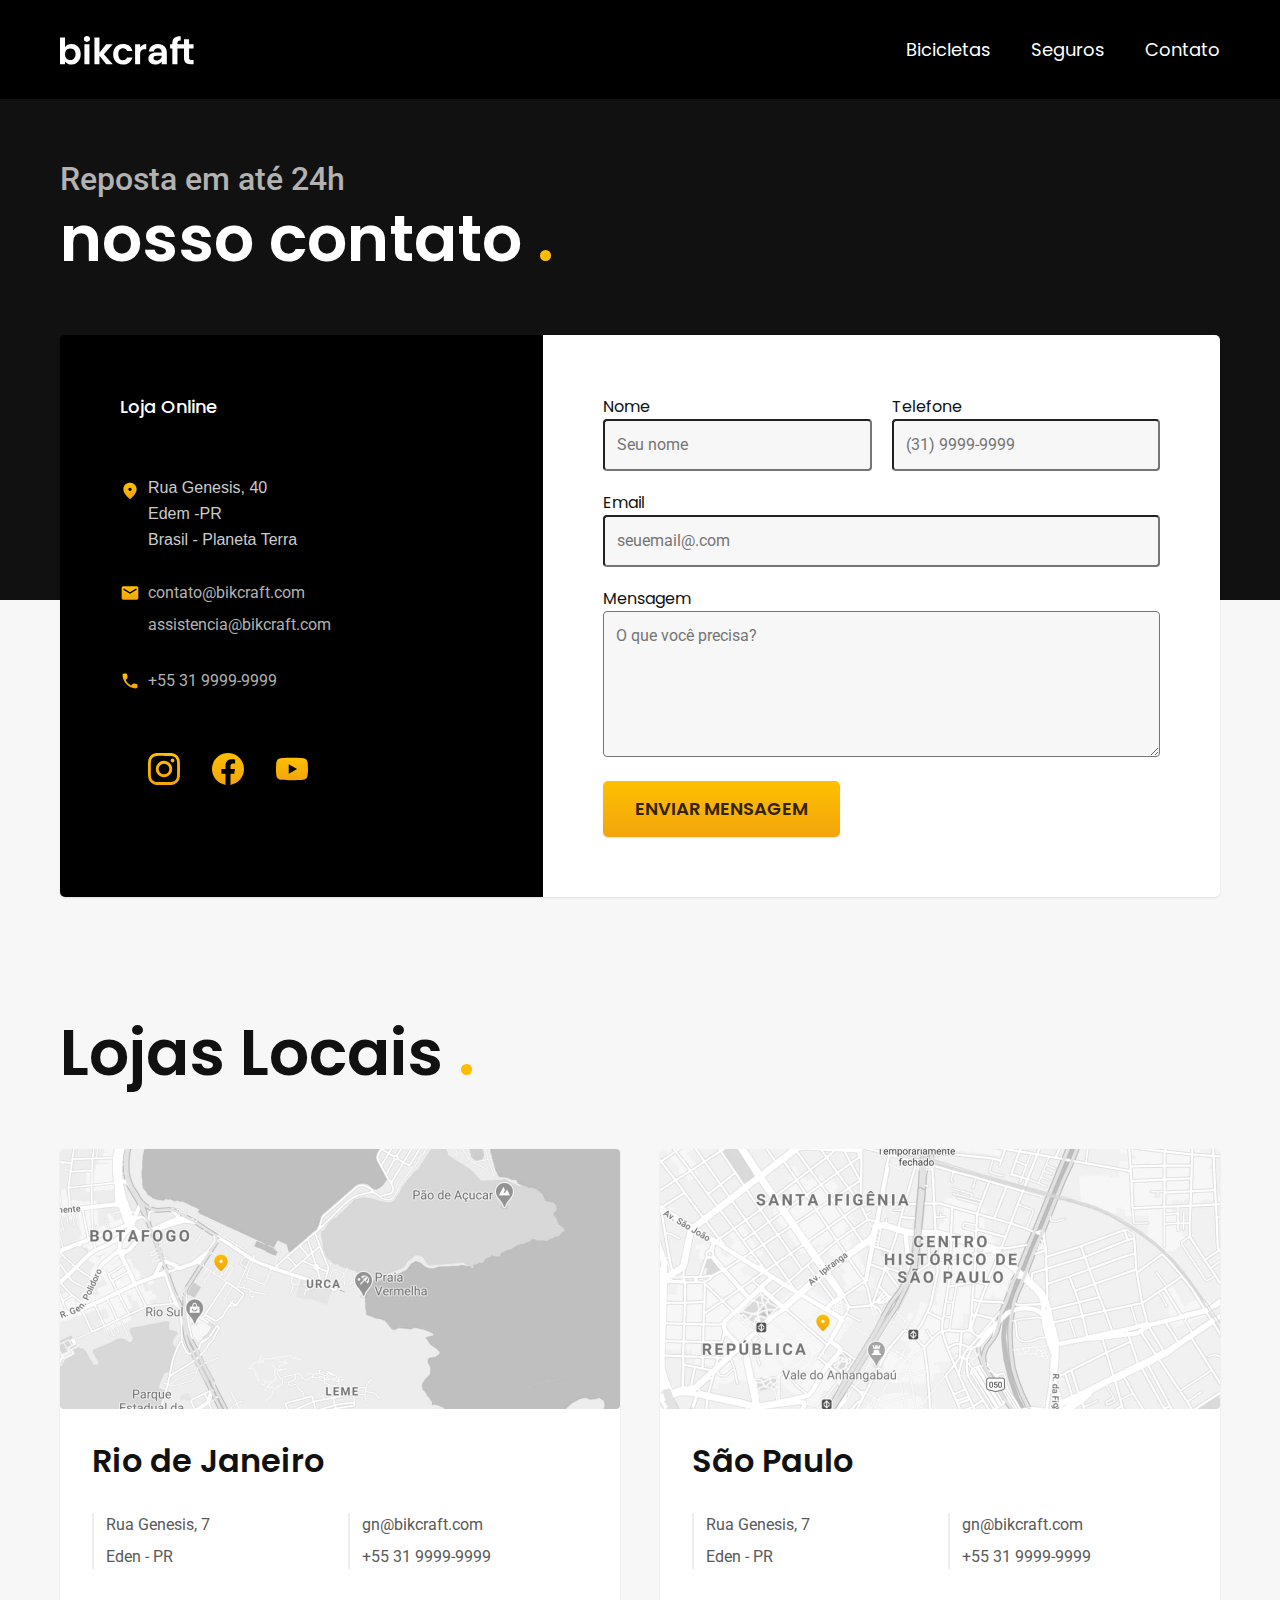
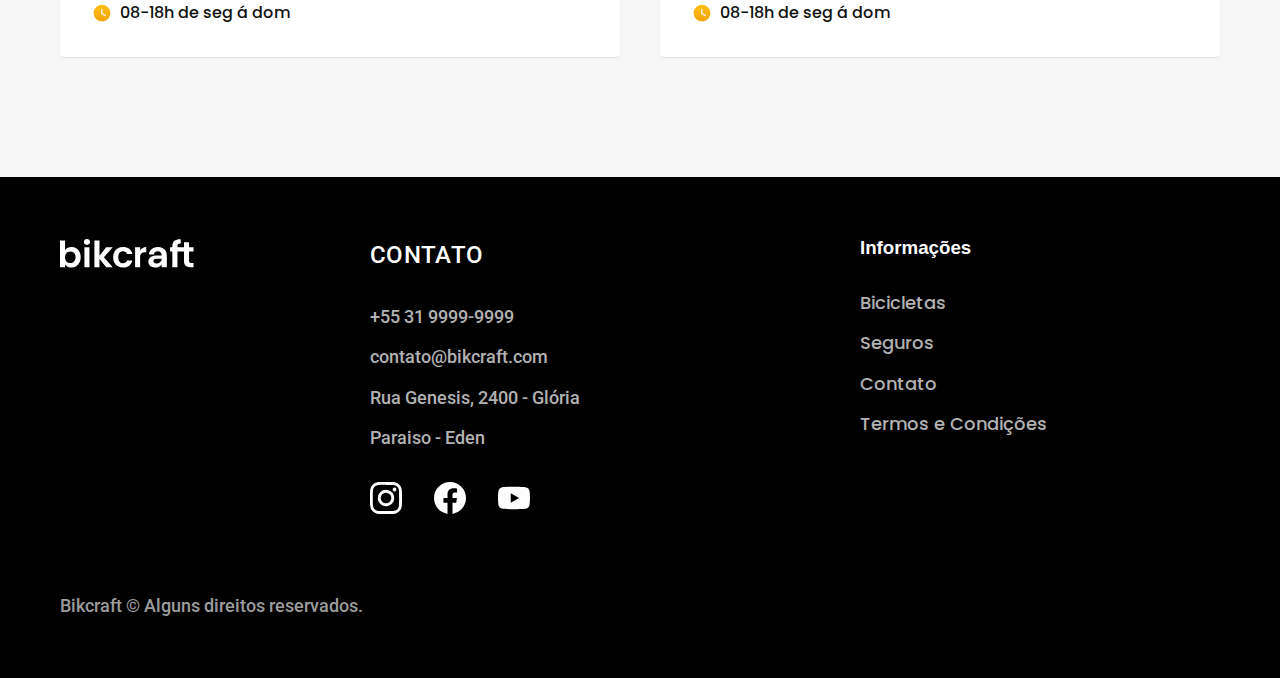
<file: bicicletas/contato.html>
<!DOCTYPE html>
<html lang="pt-br">
<head>
    <meta charset="UTF-8">
    <meta http-equiv="X-UA-Compatible" content="IE=edge">
    <meta name="viewport" content="width=device-width, initial-scale=1.0">
    <link rel="stylesheet" href="../css/contato.css">
    <link rel="stylesheet" href="../css/formulario.css">
    <link rel="stylesheet" href="../css/style.css">
    <meta name="description" content="Termos e Condições">
    <link rel="stylesheet" href="../css/tipografia.css">
    <title>Contato | Bikcraft</title>
</head>
<body id="contato">

    <header class="header-bg">
        <div class="header">
            <a href="../index.html"><img src="../img/bikcraft.svg" alt="bikcraft"></a>

            <nav aria-label="primaria">
                <ul class="header-menu">
                    <li><a href="../bicicletas.html">Bicicletas</a></li>
                    <li><a href="../seguros.html">Seguros</a></li>
                    <li><a href="./contato.html">Contato</a></li>
                </ul>
            </nav>

        </div>

    </header>

    <main>
        <div class="titulo-bg">
            <div class="container-titulo">
            <p class="font-2-xl">Reposta em até 24h</p>
            <h1 class="font-1-xxl">nosso contato <span>.</span></h1>
           </div>
        </div>

        <div class="container-contato">
            <section class="contato-dados" aria-label="Endereço">
                <h2 class="font-1-m">Loja Online</h2>
                <div class="contato-endereco">
                    <p>Rua Genesis, 40</p>
                    <p>Edem -PR</p>
                    <p>Brasil - Planeta Terra</p>
                </div>
                <address class="contato-meios font-2-s">
                    <a href="mailto:contato@bikcraft.com">contato@bikcraft.com</a>
                    <a href="mailto:assistencia@bikcraft.com">assistencia@bikcraft.com</a>
                    <a href="tel:+553199999999">+55 31 9999-9999</a>
                </address>
                <div class="contato-redes">
                    <a href="./"><img src="../img/redes/instagram-p.svg" alt="Instagram"></a>
                    <a href="./"><img src="../img/redes/facebook-p.svg" alt="Facebook"></a>
                    <a href="./"><img src="../img/redes/youtube-p.svg" alt="Uoutube"></a>
                </div>
            </section>

            <section class="contato-formulario" aria-label="Formulário">
                <form class="form" action="./contato.html">
                    <div>
                        <label for="nome">Nome</label>
                        <input type="text" name="nome" id="nome"  placeholder="Seu nome">
                    </div>
                    <div>
                        <label for="telefone">Telefone</label>
                        <input type="text" name="telefone" id="telefone"  placeholder="(31) 9999-9999">
                    </div>
                    <div class="col-2">
                        <label for="email">Email</label>
                        <input type="email" name="email" id="email"  placeholder="seuemail@.com">
                    </div>
                    <div class="col-2">
                        <label for="Mensagem">Mensagem</label>
                        <textarea name="mensagem" id="mensagem" rows="5" placeholder="O que você precisa?"></textarea>
                    </div>
                    <button class="btn col-2">Enviar Mensagem</button>
                </form>
            </section>
        </div>
    </main>


    <article class="lojas-container">
        <h2>Lojas Locais <span>.</span></h2>
        <div class="lojas-item">
            <img src="../img/lojas/rj.jpg" alt="mapa marcando localização da loja">

            <div class="lojas-conteudo">
                <h3 class="font-1-xl">Rio de Janeiro</h3>
            <div class="lojas-dados font-2-s">
                <p>Rua Genesis, 7 </p>
                <p>Eden - PR</p>
            </div>
            
            <div class="lojas-dados font-2-s">
                <a href="mailto:gn@bikcraft.com">gn@bikcraft.com</a>
                <a href="tel:+553199999999">+55 31 9999-9999</a>
            </div>
            <p class="lojas-tempo font-1-s"><img src="../img/icones/horario.svg" alt=""> 08-18h de seg á dom</p>
        </div>
        </div>

        <div class="lojas-item">
            <img src="../img/lojas/sp.jpg" alt="mapa marcando localização da loja">
            <div class="lojas-conteudo">
                <h3 class="font-1-xl">São Paulo</h3>
            <div class="lojas-dados font-2-s">
                <p>Rua Genesis, 7 </p>
                <p>Eden - PR</p>
            </div>
            <div class="lojas-dados font-2-s">
                <a href="mailto:gn@bikcraft.com">gn@bikcraft.com</a>
                <a href="tel:+553199999999">+55 31 9999-9999</a>
            </div>
            <p class="lojas-tempo font-1-s"><img src="../img/icones/horario.svg" alt=""> 08-18h de seg á dom</p>
        </div>
    </div>
    </article>


    <footer class="footer-bg">
        <div class="container-footer">
            <img src="../img/bikcraft.svg" alt="bikcraft">
            <div class="footer-contato">
                <h3 class="font-2-l-b">Contato</h3>
                <ul class="font-2-m">
                    <li><a href="tel:+553199999999">+55 31 9999-9999</a></li>
                    <li><a href="mailto:contato@bikcraft.com">contato@bikcraft.com</a></li>
                    <li>Rua Genesis, 2400 - Glória</li>
                    <li>Paraiso - Eden</li>
                </ul>
                <div class="footer-redes">
                    <a href="#"><img src="../img/redes/instagram.svg" alt="Instagram"></a>
                    <a href="#"><img src="../img/redes/facebook.svg" alt="Facebook"></a>
                    <a href="#"><img src="../img/redes/youtube.svg" alt="Uoutube"></a>
                </div>
    
            </div>
    
            <div class="footer-informacoes">
                <h3 class="font-2-1-b">Informações</h3>
                <nav>
                    <ul class="font-1-m">
                        <li><a href="./bicicletas.html">Bicicletas</a></li>
                        <li><a href="./seguros.html">Seguros</a></li>
                        <li><a href="./contato.html">Contato</a></li>
                        <li><a href="./termos.html">Termos e Condições</a></li>
                    </ul>
                </nav>
            </div>
    
            <p class="footer-copy font-2-m">Bikcraft © Alguns direitos reservados.</p>
        </div>
    
    </footer>
    </body>
</html>
</file>
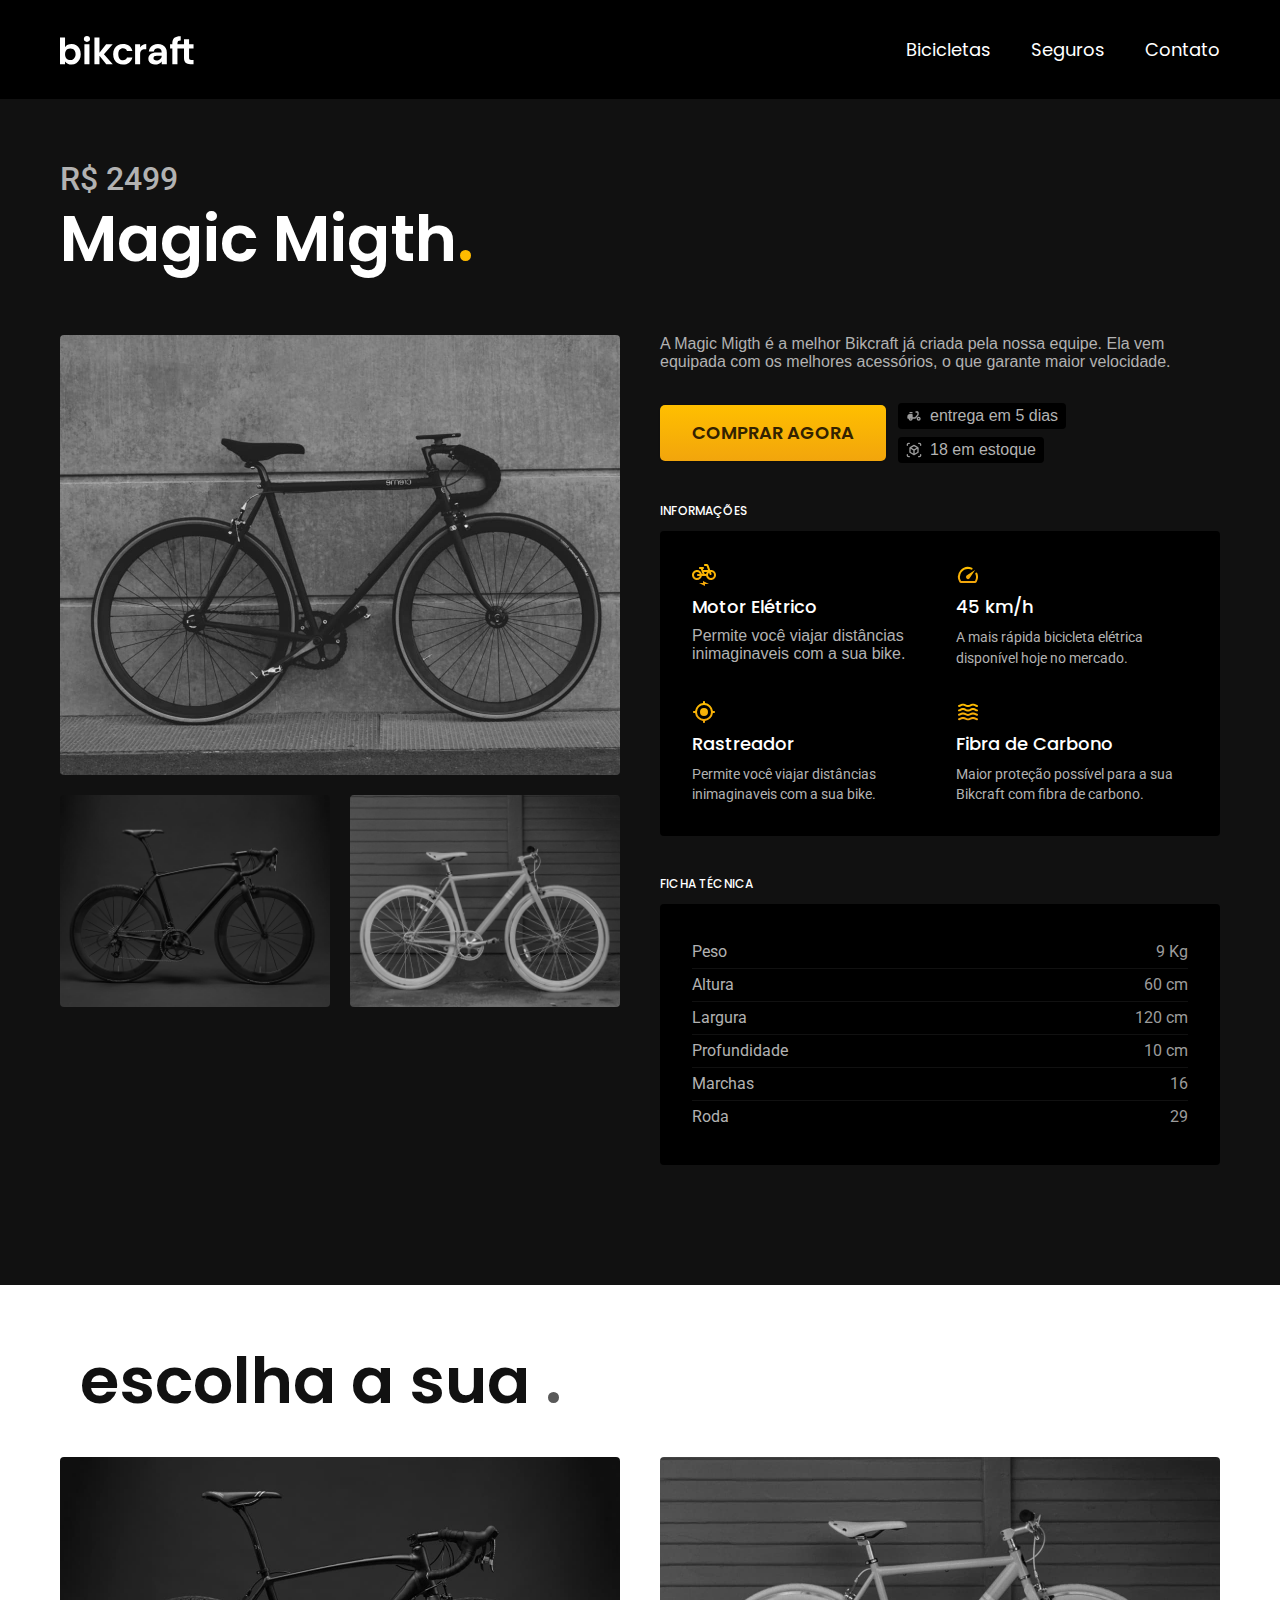
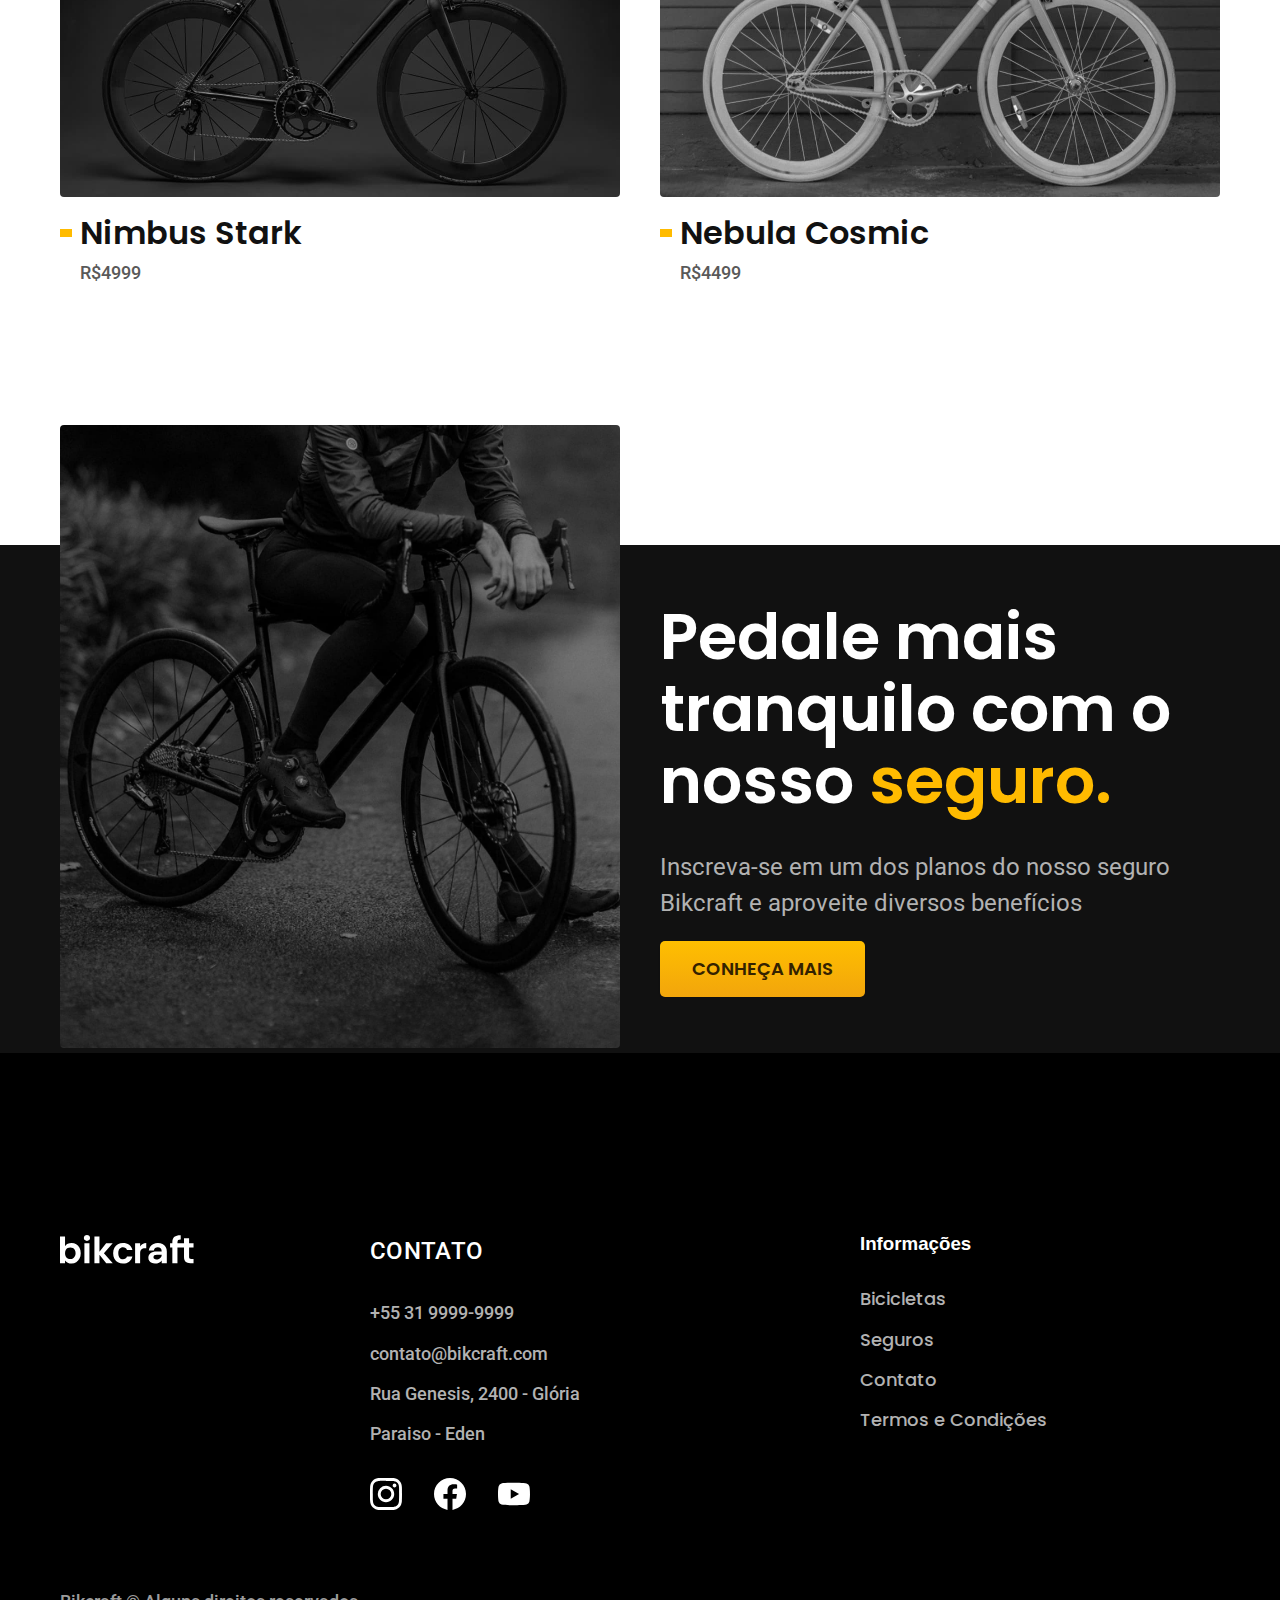
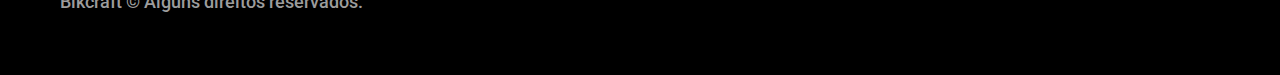
<file: bicicletas/magic.html>
<!DOCTYPE html>
<html lang="pt-br">
<head>
    <meta charset="UTF-8">
    <meta http-equiv="X-UA-Compatible" content="IE=edge">
    <meta name="viewport" content="width=device-width, initial-scale=1.0">
    <link rel="stylesheet" href="../css/nimbus.css">
    <link rel="stylesheet" href="../css/style.css">
    <meta name="description" content="Termos e Condições">
    <link rel="stylesheet" href="../css/tipografia.css">
    <title>Magic| Bikcraft</title>
</head>
<body id="nimbus">

    <header class="header-bg">
        <div class="header">
            <a href="../index.html"><img src="../img/bikcraft.svg" alt="bikcraft"></a>

            <nav aria-label="primaria">
                <ul class="header-menu">
                    <li><a href="../bicicletas.html">Bicicletas</a></li>
                    <li><a href="../seguros.html">Seguros</a></li>
                    <li><a href="./contato.html">Contato</a></li>
                </ul>
            </nav>

        </div>

    </header>

    <main class="titulo-bg">
        <div>
            <div class="container-titulo">
            <p class="font-2-xl">R$ 2499</p>
            <h1 class="font-1-xxl">Magic Migth<span>.</span></h1>
           </div>
        </div>

      <div class="container-bicicletas">
        <div class="bicicleta-imagens">
            <img src="../img/bicicleta/nimbus2.jpg" alt="">
            <img src="../img/bicicleta/nimbus1.jpg" alt="">
            <img src="../img/bicicleta/nimbus3.jpg" alt="">
        </div>
        <div class="bicicleta-conteudo">
            <p class="font-2-1">A Magic Migth é a melhor Bikcraft já criada pela nossa equipe. Ela vem equipada com os melhores acessórios, o que garante maior velocidade.</p> 
            <div class="bibicleta-comprar">
                <a class="btn" href="">Comprar Agora</a>
                <span><img src="../img/icones/entrega.svg" alt="">entrega em 5 dias</span>
                <span><img src="../img/icones/estoque.svg" alt="">18 em estoque</span>
            </div>
        

        <h2 class="font-1-xs">Informações</h2>
        <ul class="bicicleta-informacoes">
            <li>
                <img src="../img/icones/eletrica.svg" alt="">
                <h3 class="font-1-m">Motor Elétrico</h3>
                <p>Permite você viajar distâncias inimaginaveis com a sua bike.</p>
            </li>
            <li>
                <img src="../img/icones/velocidade.svg" alt="">
                <h3 class="font-1-m">45 km/h</h3>
                <p class="font-2-xs">A mais rápida bicicleta elétrica disponível hoje no mercado.</p>
            </li>
            <li>
                <img src="../img/icones/rastreador.svg" alt="">
                <h3 class="font-1-m">Rastreador</h3>
                <p class="font-2-xs">Permite você viajar distâncias inimaginaveis com a sua bike.</p>
            </li>
            <li>
                <img src="../img/icones/carbono.svg" alt="">
                <h3 class="font-1-m">Fibra de Carbono</h3>
                <p class="font-2-xs">Maior proteção possível para a sua Bikcraft com fibra de carbono.</p>
            </li>
        </ul>

        <h2 class="font-1-xs">Ficha Técnica</h2>
        <ul class="bicicleta-ficha font-2-s">

            <li>Peso <span>9 Kg</span></li>
            <li>Altura <span>60 cm</span></li>
            <li>Largura <span>120 cm</span></li>
            <li>Profundidade <span>10 cm</span></li>
            <li>Marchas<span>16</span></li>
            <li>Roda <span>29</span></li>
        </ul>
       </div>
      </div>
    </main>

    <article class="biciletas-lista container">

        <h2 class=" font-1-xxl">escolha a sua <span>.</span></h2>

        <ul>
            <li>
                <a href="./nimbus.html">
                    <img src="../img/bicicletas/nimbus.jpg" alt="Bicicleta preta">
                    <h3 class="font-1-xl">Nimbus Stark</h3>
                    <span class="font-2-m">R$4999</span>
                </a>
             </li>
             <li>
                <a href="./nebula.html">
                    <img src="../img/bicicletas/nebula.jpg" alt="Bicicleta preta">
                    <h3 class="font-1-xl">Nebula Cosmic </h3>
                    <span class="font-2-m">R$4499</span>
                </a>
             </li>
    </ul>

    </article>

  <article class="seguro-bg">
    <div class="container-seguro">
        <div class="seguro-imagem">
            <img src="../img/fotos/seguros.jpg" alt="Pessoa parada em cima de uma bicicleta">
        </div>
        <div class="seguro-conteudo">
            <h2 class="font-1-xxl">Pedale mais tranquilo com o nosso <span>seguro.</span></h2>
            <p class="font-2-l">Inscreva-se em um dos planos do nosso seguro Bikcraft e aproveite diversos benefícios</p>
            <a class="btn" href="../seguros.html">Conheça Mais</a>
        </div>
    </div>
  </article>

    <footer class="footer-bg">
        <div class="container-footer">
            <img src="../img/bikcraft.svg" alt="bikcraft">
            <div class="footer-contato">
                <h3 class="font-2-l-b">Contato</h3>
                <ul class="font-2-m">
                    <li><a href="tel:+553199999999">+55 31 9999-9999</a></li>
                    <li><a href="mailto:contato@bikcraft.com">contato@bikcraft.com</a></li>
                    <li>Rua Genesis, 2400 - Glória</li>
                    <li>Paraiso - Eden</li>
                </ul>
                <div class="footer-redes">
                    <a href="#"><img src="../img/redes/instagram.svg" alt="Instagram"></a>
                    <a href="#"><img src="../img/redes/facebook.svg" alt="Facebook"></a>
                    <a href="#"><img src="../img/redes/youtube.svg" alt="Uoutube"></a>
                </div>
    
            </div>
    
            <div class="footer-informacoes">
                <h3 class="font-2-1-b">Informações</h3>
                <nav>
                    <ul class="font-1-m">
                        <li><a href="./bicicletas.html">Bicicletas</a></li>
                        <li><a href="./seguros.html">Seguros</a></li>
                        <li><a href="./contato.html">Contato</a></li>
                        <li><a href="./termos.html">Termos e Condições</a></li>
                    </ul>
                </nav>
            </div>
    
            <p class="footer-copy font-2-m">Bikcraft © Alguns direitos reservados.</p>
        </div>
    
    </footer>
    </body>
</html>
</file>
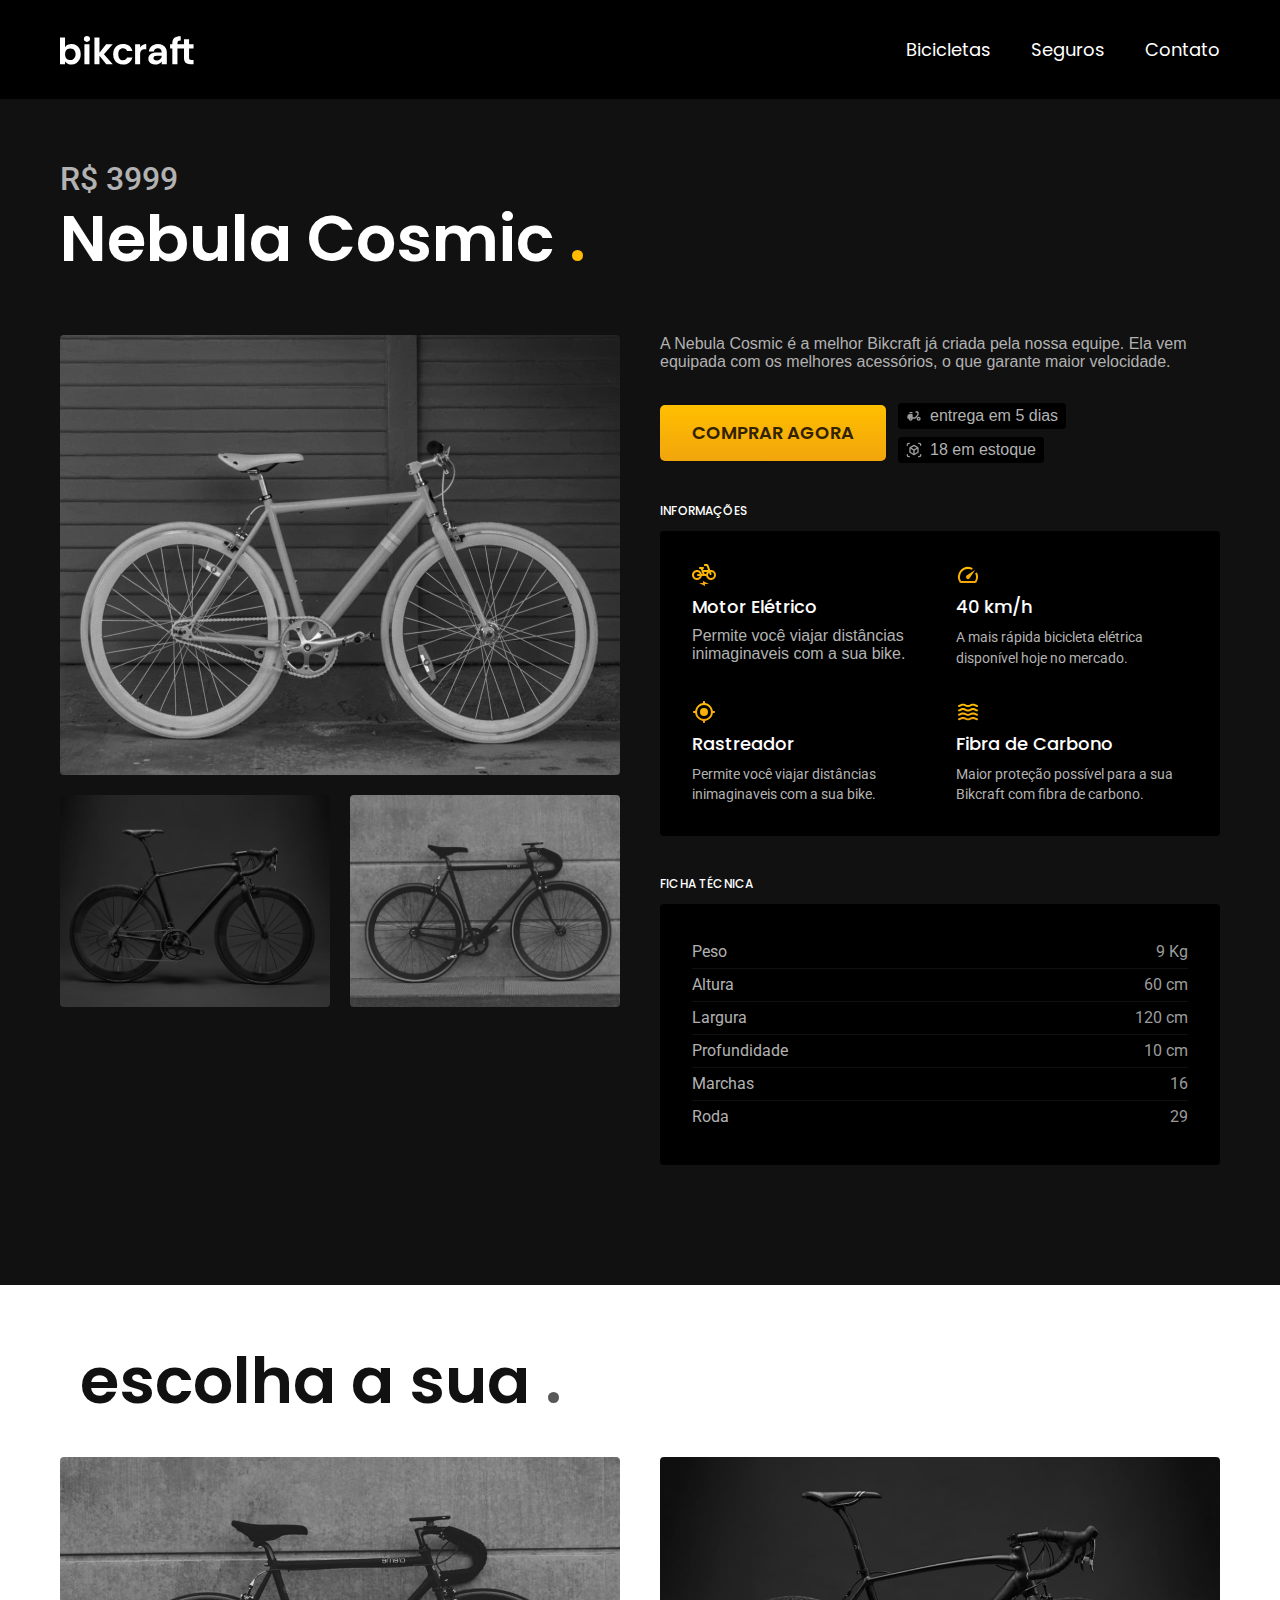
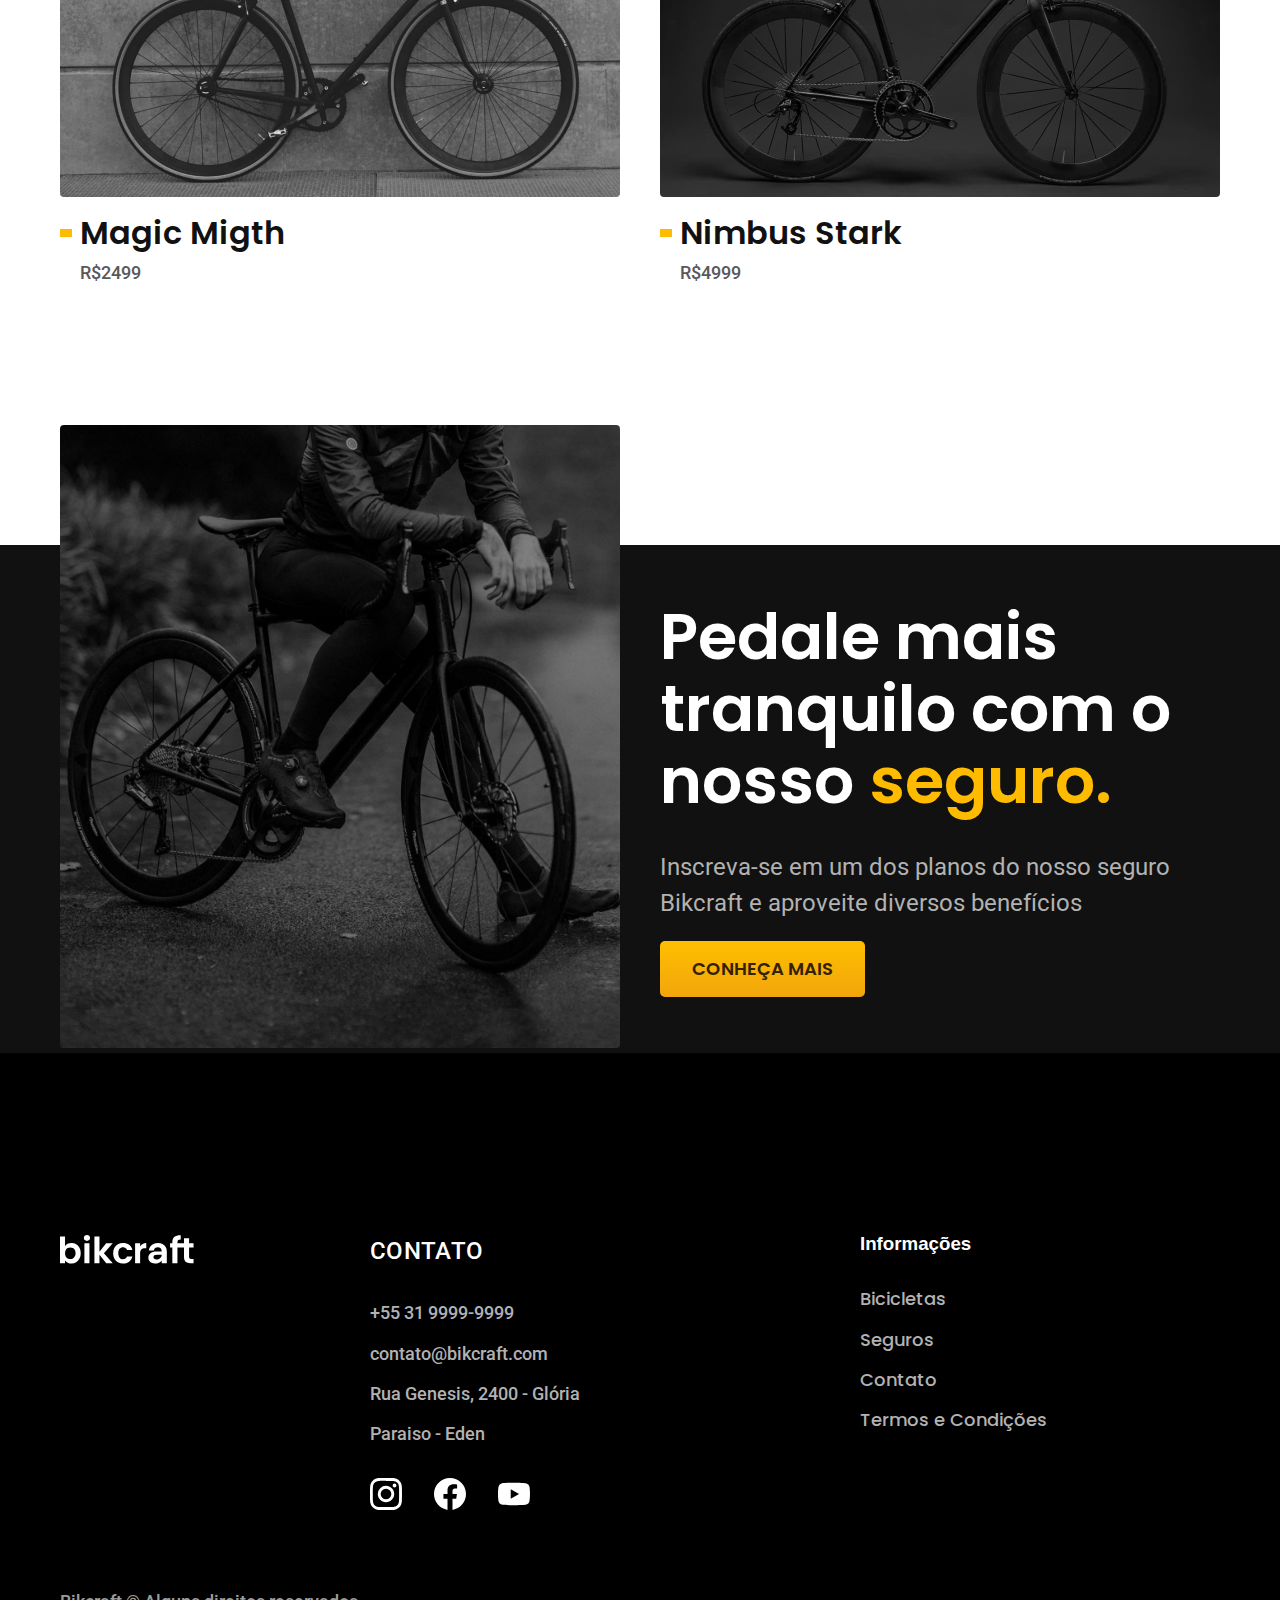
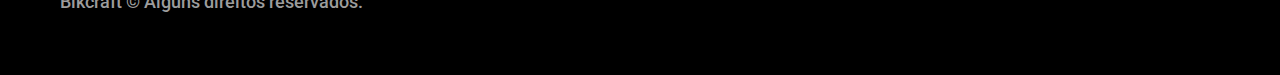
<file: bicicletas/nebula.html>
<!DOCTYPE html>
<html lang="pt-br">
<head>
    <meta charset="UTF-8">
    <meta http-equiv="X-UA-Compatible" content="IE=edge">
    <meta name="viewport" content="width=device-width, initial-scale=1.0">
    <link rel="stylesheet" href="../css/nimbus.css">
    <link rel="stylesheet" href="../css/style.css">
    <meta name="description" content="Termos e Condições">
    <link rel="stylesheet" href="../css/tipografia.css">
    <title>Nebula | Bikcraft</title>
</head>
<body id="nimbus">

    <header class="header-bg">
        <div class="header">
            <a href="../index.html"><img src="../img/bikcraft.svg" alt="bikcraft"></a>

            <nav aria-label="primaria">
                <ul class="header-menu">
                    <li><a href="../bicicletas.html">Bicicletas</a></li>
                    <li><a href="../seguros.html">Seguros</a></li>
                    <li><a href="./contato.html">Contato</a></li>
                </ul>
            </nav>

        </div>

    </header>

    <main class="titulo-bg">
        <div>
            <div class="container-titulo">
            <p class="font-2-xl">R$ 3999</p>
            <h1 class="font-1-xxl">Nebula Cosmic <span>.</span></h1>
           </div>
        </div>

      <div class="container-bicicletas">
        <div class="bicicleta-imagens">
            <img src="../img/bicicleta/nimbus3.jpg" alt="">
            <img src="../img/bicicleta/nimbus1.jpg" alt="">
            <img src="../img/bicicleta/nimbus2.jpg" alt="">
        </div>
        <div class="bicicleta-conteudo">
            <p class="font-2-1">A Nebula Cosmic é a melhor Bikcraft já criada pela nossa equipe. Ela vem equipada com os melhores acessórios, o que garante maior velocidade.</p> 
            <div class="bibicleta-comprar">
                <a class="btn" href="">Comprar Agora</a>
                <span><img src="../img/icones/entrega.svg" alt="">entrega em 5 dias</span>
                <span><img src="../img/icones/estoque.svg" alt="">18 em estoque</span>
            </div>
        

        <h2 class="font-1-xs">Informações</h2>
        <ul class="bicicleta-informacoes">
            <li>
                <img src="../img/icones/eletrica.svg" alt="">
                <h3 class="font-1-m">Motor Elétrico</h3>
                <p>Permite você viajar distâncias inimaginaveis com a sua bike.</p>
            </li>
            <li>
                <img src="../img/icones/velocidade.svg" alt="">
                <h3 class="font-1-m">40 km/h</h3>
                <p class="font-2-xs">A mais rápida bicicleta elétrica disponível hoje no mercado.</p>
            </li>
            <li>
                <img src="../img/icones/rastreador.svg" alt="">
                <h3 class="font-1-m">Rastreador</h3>
                <p class="font-2-xs">Permite você viajar distâncias inimaginaveis com a sua bike.</p>
            </li>
            <li>
                <img src="../img/icones/carbono.svg" alt="">
                <h3 class="font-1-m">Fibra de Carbono</h3>
                <p class="font-2-xs">Maior proteção possível para a sua Bikcraft com fibra de carbono.</p>
            </li>
        </ul>

        <h2 class="font-1-xs">Ficha Técnica</h2>
        <ul class="bicicleta-ficha font-2-s">

            <li>Peso <span>9 Kg</span></li>
            <li>Altura <span>60 cm</span></li>
            <li>Largura <span>120 cm</span></li>
            <li>Profundidade <span>10 cm</span></li>
            <li>Marchas<span>16</span></li>
            <li>Roda <span>29</span></li>
        </ul>
       </div>
      </div>
    </main>

    <article class="biciletas-lista container">

        <h2 class=" font-1-xxl">escolha a sua <span>.</span></h2>

        <ul>
            <li>
                <a href="./magic.html">
                    <img src="../img/bicicletas/magic.jpg" alt="Bicicleta preta">
                    <h3 class="font-1-xl">Magic Migth</h3>
                    <span class="font-2-m">R$2499</span>
                </a>
             </li>
             <li>
                <a href="./nimbus.html">
                    <img src="../img/bicicletas/nimbus.jpg" alt="Bicicleta preta">
                    <h3 class="font-1-xl">Nimbus Stark </h3>
                    <span class="font-2-m">R$4999</span>
                </a>
             </li>
    </ul>

    </article>

  <article class="seguro-bg">
    <div class="container-seguro">
        <div class="seguro-imagem">
            <img src="../img/fotos/seguros.jpg" alt="Pessoa parada em cima de uma bicicleta">
        </div>
        <div class="seguro-conteudo">
            <h2 class="font-1-xxl">Pedale mais tranquilo com o nosso <span>seguro.</span></h2>
            <p class="font-2-l">Inscreva-se em um dos planos do nosso seguro Bikcraft e aproveite diversos benefícios</p>
            <a class="btn" href="../seguros.html">Conheça Mais</a>
        </div>
    </div>
  </article>

    <footer class="footer-bg">
        <div class="container-footer">
            <img src="../img/bikcraft.svg" alt="bikcraft">
            <div class="footer-contato">
                <h3 class="font-2-l-b">Contato</h3>
                <ul class="font-2-m">
                    <li><a href="tel:+553199999999">+55 31 9999-9999</a></li>
                    <li><a href="mailto:contato@bikcraft.com">contato@bikcraft.com</a></li>
                    <li>Rua Genesis, 2400 - Glória</li>
                    <li>Paraiso - Eden</li>
                </ul>
                <div class="footer-redes">
                    <a href="#"><img src="../img/redes/instagram.svg" alt="Instagram"></a>
                    <a href="#"><img src="../img/redes/facebook.svg" alt="Facebook"></a>
                    <a href="#"><img src="../img/redes/youtube.svg" alt="Uoutube"></a>
                </div>
    
            </div>
    
            <div class="footer-informacoes">
                <h3 class="font-2-1-b">Informações</h3>
                <nav>
                    <ul class="font-1-m">
                        <li><a href="./bicicletas.html">Bicicletas</a></li>
                        <li><a href="./seguros.html">Seguros</a></li>
                        <li><a href="./contato.html">Contato</a></li>
                        <li><a href="./termos.html">Termos e Condições</a></li>
                    </ul>
                </nav>
            </div>
    
            <p class="footer-copy font-2-m">Bikcraft © Alguns direitos reservados.</p>
        </div>
    
    </footer>
    </body>
</html>
</file>
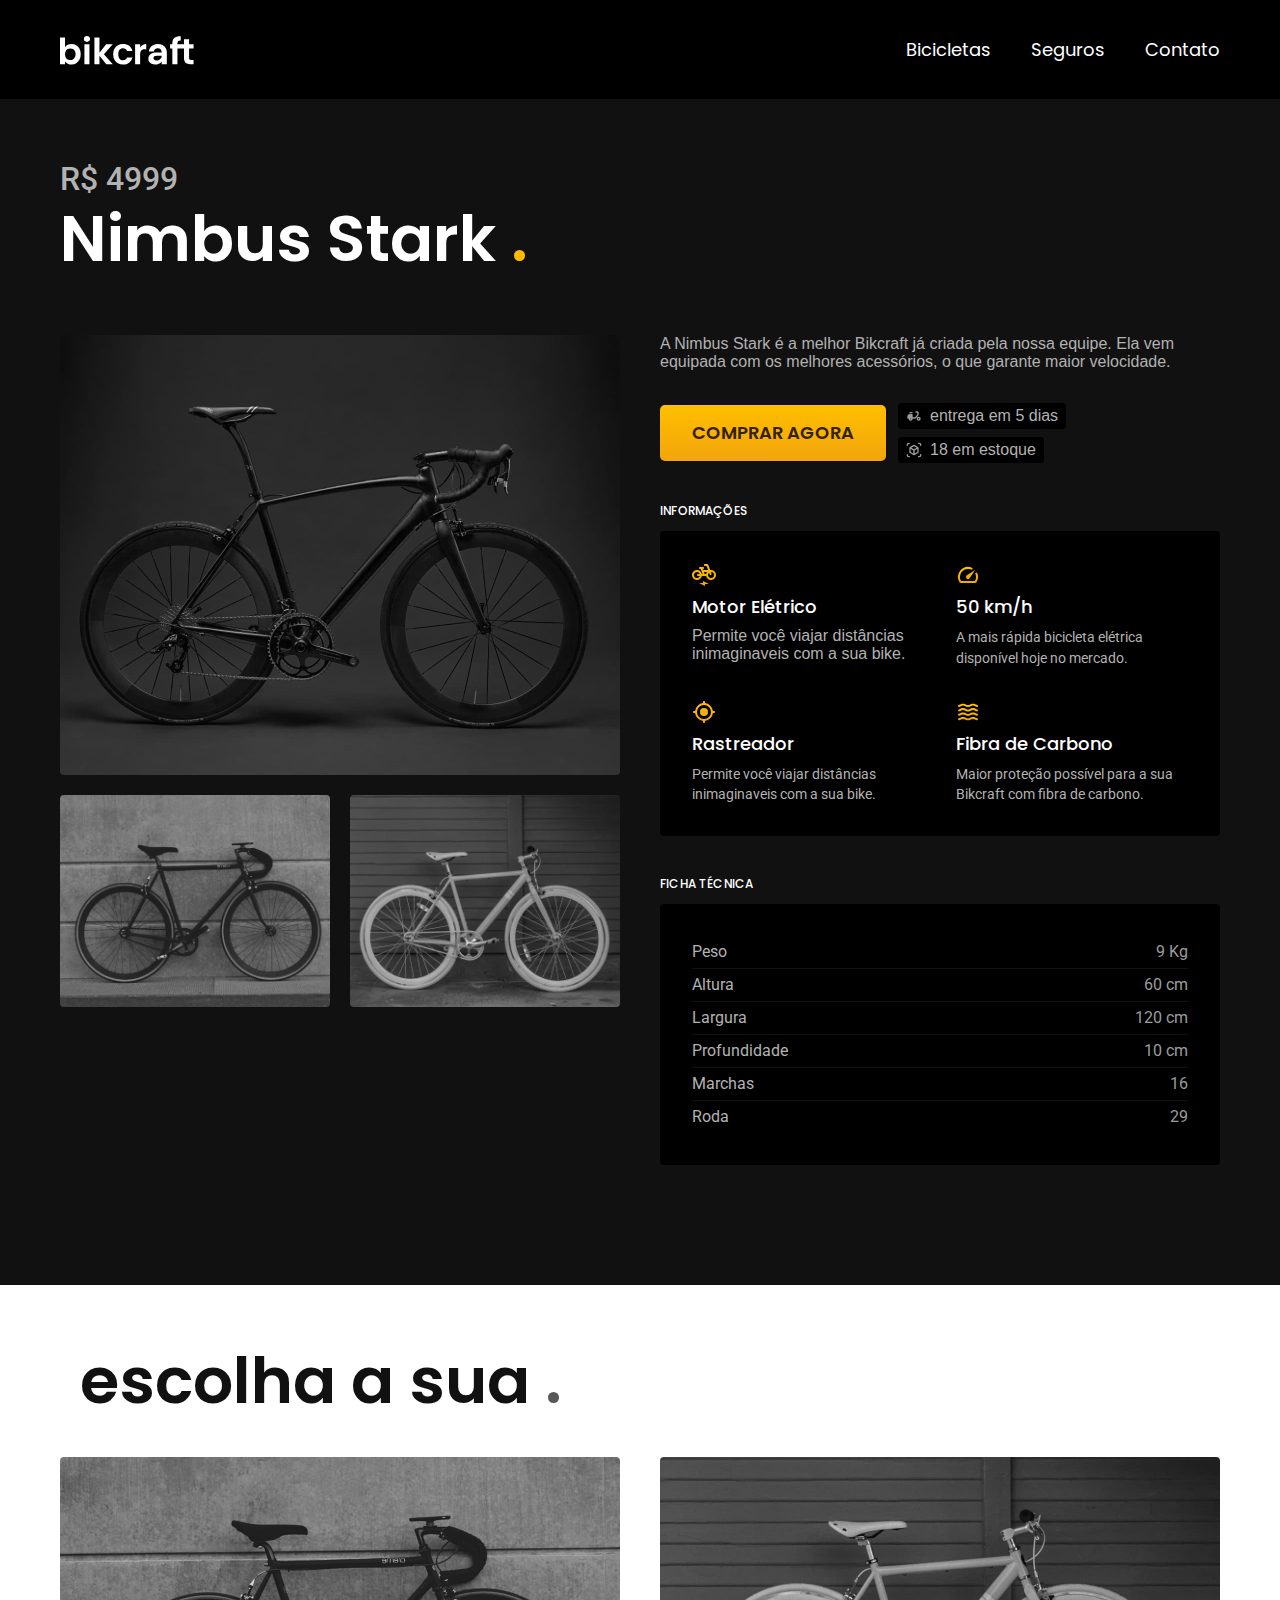
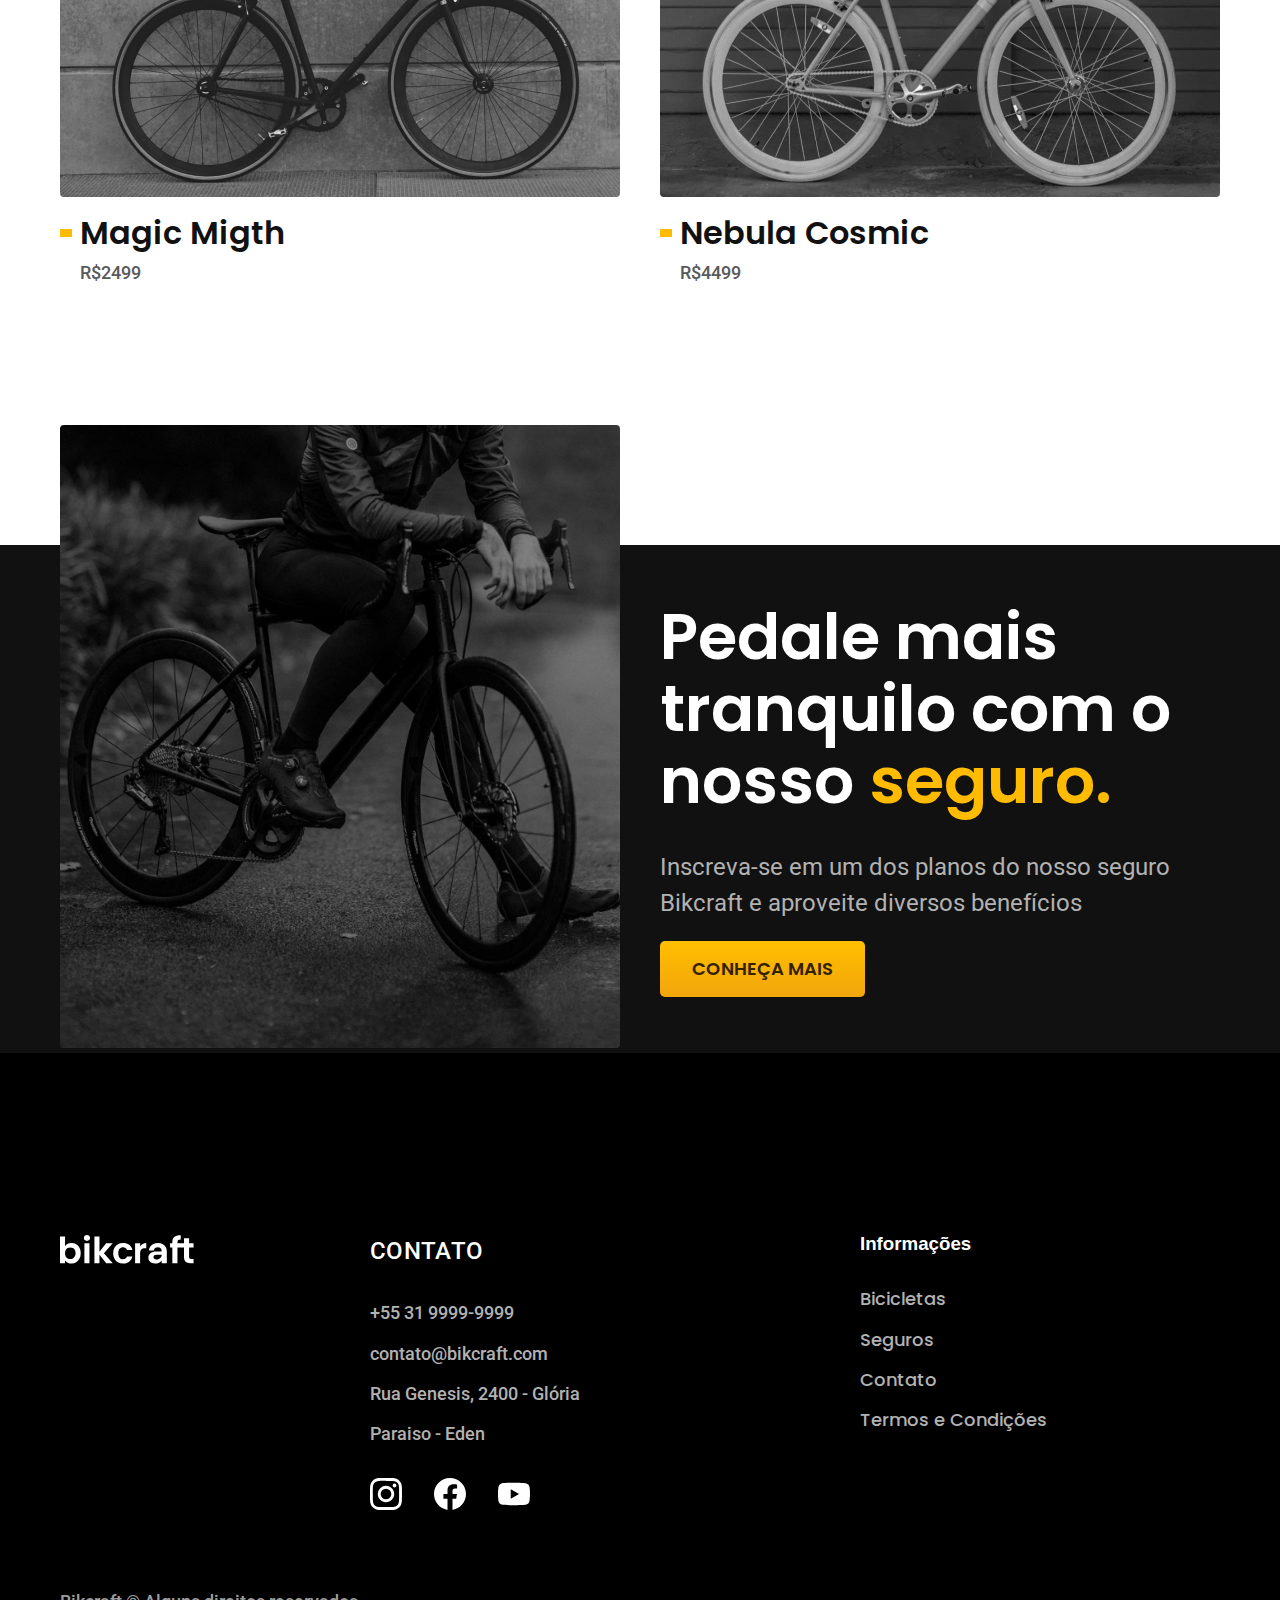
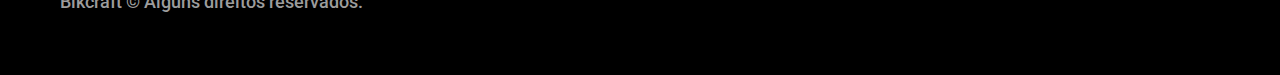
<file: bicicletas/nimbus.html>
<!DOCTYPE html>
<html lang="pt-br">
<head>
    <meta charset="UTF-8">
    <meta http-equiv="X-UA-Compatible" content="IE=edge">
    <meta name="viewport" content="width=device-width, initial-scale=1.0">
    <link rel="stylesheet" href="../css/nimbus.css">
    <link rel="stylesheet" href="../css/style.css">
    <meta name="description" content="Termos e Condições">
    <link rel="stylesheet" href="../css/tipografia.css">
    <title>Nimbus | Bikcraft</title>
</head>
<body id="nimbus">

    <header class="header-bg">
        <div class="header">
            <a href="../index.html"><img src="../img/bikcraft.svg" alt="bikcraft"></a>

            <nav aria-label="primaria">
                <ul class="header-menu">
                    <li><a href="../bicicletas.html">Bicicletas</a></li>
                    <li><a href="../seguros.html">Seguros</a></li>
                    <li><a href="./contato.html">Contato</a></li>
                </ul>
            </nav>

        </div>

    </header>

    <main class="titulo-bg">
        <div>
            <div class="container-titulo">
            <p class="font-2-xl">R$ 4999</p>
            <h1 class="font-1-xxl">Nimbus Stark <span>.</span></h1>
           </div>
        </div>

      <div class="container-bicicletas">
        <div class="bicicleta-imagens">
            <img src="../img/bicicleta/nimbus1.jpg" alt="">
            <img src="../img/bicicleta/nimbus2.jpg" alt="">
            <img src="../img/bicicleta/nimbus3.jpg" alt="">
        </div>
        <div class="bicicleta-conteudo">
            <p class="font-2-1">A Nimbus Stark é a melhor Bikcraft já criada pela nossa equipe. Ela vem equipada com os melhores acessórios, o que garante maior velocidade.</p> 
            <div class="bibicleta-comprar">
                <a class="btn" href="">Comprar Agora</a>
                <span><img src="../img/icones/entrega.svg" alt="">entrega em 5 dias</span>
                <span><img src="../img/icones/estoque.svg" alt="">18 em estoque</span>
            </div>
        

        <h2 class="font-1-xs">Informações</h2>
        <ul class="bicicleta-informacoes">
            <li>
                <img src="../img/icones/eletrica.svg" alt="">
                <h3 class="font-1-m">Motor Elétrico</h3>
                <p>Permite você viajar distâncias inimaginaveis com a sua bike.</p>
            </li>
            <li>
                <img src="../img/icones/velocidade.svg" alt="">
                <h3 class="font-1-m">50 km/h</h3>
                <p class="font-2-xs">A mais rápida bicicleta elétrica disponível hoje no mercado.</p>
            </li>
            <li>
                <img src="../img/icones/rastreador.svg" alt="">
                <h3 class="font-1-m">Rastreador</h3>
                <p class="font-2-xs">Permite você viajar distâncias inimaginaveis com a sua bike.</p>
            </li>
            <li>
                <img src="../img/icones/carbono.svg" alt="">
                <h3 class="font-1-m">Fibra de Carbono</h3>
                <p class="font-2-xs">Maior proteção possível para a sua Bikcraft com fibra de carbono.</p>
            </li>
        </ul>

        <h2 class="font-1-xs">Ficha Técnica</h2>
        <ul class="bicicleta-ficha font-2-s">

            <li>Peso <span>9 Kg</span></li>
            <li>Altura <span>60 cm</span></li>
            <li>Largura <span>120 cm</span></li>
            <li>Profundidade <span>10 cm</span></li>
            <li>Marchas<span>16</span></li>
            <li>Roda <span>29</span></li>
        </ul>
       </div>
      </div>
    </main>

    <article class="biciletas-lista container">

        <h2 class=" font-1-xxl">escolha a sua <span>.</span></h2>

        <ul>
            <li>
                <a href="./magic.html">
                    <img src="../img/bicicletas/magic.jpg" alt="Bicicleta preta">
                    <h3 class="font-1-xl">Magic Migth</h3>
                    <span class="font-2-m">R$2499</span>
                </a>
             </li>
             <li>
                <a href="./nebula.html">
                    <img src="../img/bicicletas/nebula.jpg" alt="Bicicleta preta">
                    <h3 class="font-1-xl">Nebula Cosmic </h3>
                    <span class="font-2-m">R$4499</span>
                </a>
             </li>
    </ul>

    </article>

  <article class="seguro-bg">
    <div class="container-seguro">
        <div class="seguro-imagem">
            <img src="../img/fotos/seguros.jpg" alt="Pessoa parada em cima de uma bicicleta">
        </div>
        <div class="seguro-conteudo">
            <h2 class="font-1-xxl">Pedale mais tranquilo com o nosso <span>seguro.</span></h2>
            <p class="font-2-l">Inscreva-se em um dos planos do nosso seguro Bikcraft e aproveite diversos benefícios</p>
            <a class="btn" href="../seguros.html">Conheça Mais</a>
        </div>
    </div>
  </article>

    <footer class="footer-bg">
        <div class="container-footer">
            <img src="../img/bikcraft.svg" alt="bikcraft">
            <div class="footer-contato">
                <h3 class="font-2-l-b">Contato</h3>
                <ul class="font-2-m">
                    <li><a href="tel:+553199999999">+55 31 9999-9999</a></li>
                    <li><a href="mailto:contato@bikcraft.com">contato@bikcraft.com</a></li>
                    <li>Rua Genesis, 2400 - Glória</li>
                    <li>Paraiso - Eden</li>
                </ul>
                <div class="footer-redes">
                    <a href="#"><img src="../img/redes/instagram.svg" alt="Instagram"></a>
                    <a href="#"><img src="../img/redes/facebook.svg" alt="Facebook"></a>
                    <a href="#"><img src="../img/redes/youtube.svg" alt="Uoutube"></a>
                </div>
    
            </div>
    
            <div class="footer-informacoes">
                <h3 class="font-2-1-b">Informações</h3>
                <nav>
                    <ul class="font-1-m">
                        <li><a href="./bicicletas.html">Bicicletas</a></li>
                        <li><a href="./seguros.html">Seguros</a></li>
                        <li><a href="./contato.html">Contato</a></li>
                        <li><a href="./termos.html">Termos e Condições</a></li>
                    </ul>
                </nav>
            </div>
    
            <p class="footer-copy font-2-m">Bikcraft © Alguns direitos reservados.</p>
        </div>
    
    </footer>
    </body>
</html>
</file>
<file: css/style.css>
@import url('https://fonts.googleapis.com/css2?family=Poppins:wght@400;600&display=swap');
@import url('https://fonts.googleapis.com/css2?family=Roboto:wght@400;500&display=swap');


/* font-family: 'Roboto', sans-serif;
font-family: 'Poppins', sans-serif; */

*{
    margin: 0;
    padding: 0;
    box-sizing: border-box;
    list-style: none;
    text-decoration: none;
}

:root{
    --gap40: 2.5rem;
    --padding20: 1.25rem;
    --cor-12: #000;
    --cor-11:#111;
    --cor-10:#2e2e2e;
    --cor-9:#404040;
    --cor-8:#595959;
    --cor-7:#717171;
    --cor-6:#9c9c9c;
    --cor-5: #b2b2b2;
    --cor-4:#cccccc;
    --cor-3:#dedede;
    --cor-2:#ededed;
    --cor-1:#f7f7f7;
    --cor-0:#fff;
    
    --cor-p1:#ffbb00;
    --cor-p2:#e4a30b;
    --cor-p3:#a66f00;
    --cor-p4:#664400;
    --cor-p5:#332200;
}

body{
    font-family: Arial, Helvetica, sans-serif;
    color: var(--cor-11);
}

img{
    max-width: 100%;
    display: block;
    
    
}

img[src$=".jpg"]{
 border-radius: 4px;
}


span{
    color: var(--cor-p1);  
}

.btn{
    display: inline-block;
    padding: 1rem 2rem;
    background: linear-gradient(#ffbf00, #f2a50c);
    border-radius: 5px;
    box-shadow: 0 1px 2px rgba(0, 0, 0, 0.1);
    text-transform: uppercase;
    color:var(--cor-p5);
    font-size: 1.125rem;
    line-height: 1.33;
    font-family: 'Poppins', sans-serif; 
   font-weight: 600;
   max-width: max-content;
   border: none;
   cursor: pointer;
   }

.btn:hover{
    background: linear-gradient(#ffb60d, #e59317);
}


.btn-secundario{
    display: inline-block;
    background-color: var(--cor-10);
    padding: 1rem 2rem;
    border-radius: 5px;
    box-shadow: 0 1px 2px rgba(0, 0, 0, 0.1);
    text-transform: uppercase;
    color:var(--cor-2);
    font-size: 1.125rem;
    line-height: 1.33;
    font-family: 'Poppins', sans-serif; 
   font-weight: 600;
   max-width: max-content;
}

.btn-secundario:hover{
    background-color: var(--cor-9);
}

/*=======================HEADER================*/

.header-bg{
    background-color: var(--cor-12);
}

.header{
    display: flex;
    justify-content: space-between;
    flex-wrap: wrap;
    gap: 15px;
    align-items: center;
    padding: 20px;
    margin-inline:auto;
    max-width: 1200px;
}

.header-menu{
    display: flex;
    flex-wrap: wrap;
    gap: var(--gap40);
}

.header-menu a{
    color: #fff;
    padding: 16px 0;
    display: inline-block;
    font-size: 1.125rem;
    position: relative;
    font-family: 'Poppins', sans-serif; 
    font-weight: 400;



}

.header-menu a::after{
    content: "";
    display: block;
    width: 0;
    height: 2px;
    background-color: var(--cor-0);
    margin-top: 2px;
    transition: 0.3s;
    position: absolute;
    
}

.header-menu a:hover::after{
width: 100%;
}

.introducao-bg{
    background-color: var(--cor-12);
    color: var(--cor-0);
    box-shadow: inset 0 -120px #fff;
}

.introducao{
    max-width: 1200px;
    display: grid;
    grid-template-columns: 1fr 1fr;
    gap: 0px var(--gap40);
    padding-inline: 20px;
    margin-inline:auto;

}

.container-introducao{
    align-self: end;
    padding-bottom: 12.5rem;
}

.container-introducao img{
    width: 100%;
    height: 100%;
    object-fit: cover;
}

.container-introducao h1{
    margin-bottom: 2rem;
    font-size: 4rem;
    line-height: 1.125;
    font-family: 'Poppins', sans-serif; 
    font-weight: 600;
}

.container-introducao span{
    color: var(--cor-p1);
}

.container-introducao p{
    margin-bottom: 1.25rem;
    font-size: 1.5rem;
    line-height: 1.5;
    color: var(--cor-5);
    font-family: 'Roboto', sans-serif; 
    font-weight: 400;
}

.container-introducao.btn{
 display: inline-block;
 padding: 1rem 2rem;
 background: linear-gradient(#ffbf00, #f2a50c);
 border-radius: 5px;
 box-shadow: 0 1px 2px rgba(0, 0, 0, 0.1);
 text-transform: uppercase;
 color: #332200;
 font-size: 1.125rem;
 line-height: 1.33;
 font-family: 'Poppins', sans-serif; 
font-weight: 600;
}

.container-introducao a:hover{
    background: linear-gradient(#ffb60d, #e59317);
}

/*======================= ARTICLE *1 ================*/

h2{
    font-size: 4rem;
    line-height: 1.125;
    font-family: 'Poppins', sans-serif; 
    font-weight: 600;
}

.biciletas-lista span{
    color: var(--cor-8);
}


.biciletas-lista{
    padding-top: 3.75rem;
    padding-bottom: 7.5rem;
}

.biciletas-lista h2{
    max-width: 1200px;
    margin-inline:auto;
    padding-inline: 20px;
    margin-bottom: 2.5rem;
}

.biciletas-lista ul{
    display: flex;
    gap: var(--gap40);
    padding: 0 1.25rem 1.25rem 1.25rem;
    max-width: 1400px;
    margin-inline:auto;
    overflow-x: auto;
}

.biciletas-lista ul li{
    flex:1;
    min-width: 280px;
    
}


.biciletas-lista a{
    display: block;
    color: var(--cor-11);
}

.biciletas-lista img{
    margin-bottom: 1rem;
    transition: 0.3s;
}

.biciletas-lista h3{
    margin-bottom: .5rem;
    display: flex;
    align-items: center;
   
}

.biciletas-lista h3::before{
    content: "";
    display: inline-block;
    width: 12px;
    height: 8px;
    margin-right: 8px;
    background-color: var(--cor-p1);
    transition: width 0.2s;
}

.biciletas-lista a:hover h3::before{
    width: 24px;
}

.biciletas-lista img:hover{
 transform: scale(1.02);
}


.biciletas-lista li span{
    padding-left: 20px;
}


/*======================= ARTICLE *2 ================*/

.tecnologia-bg{
    background-color: var(--cor-11);
    box-shadow: inset 0 80px var(--cor-0), inset 0 -80px var(--cor-0);
}

.container-tecnologia{
    max-width: 1200px;
    margin-inline:auto;
    padding-inline: 20px;
    display: grid;
    grid-template-columns: 1fr 1fr;
    gap: var(--gap40);
}

.container-tecnologia span{
    color: var(--cor-5);
}

.tecnologia-conteudo{
    padding-block: 10rem;
}

.tecnologia-conteudo > span{
    display: block;
    margin-bottom: 1.25rem;
}

.tecnologia-conteudo h2{
    margin-bottom: 2rem;
    color:var(--cor-0) ;
}

.tecnologia-conteudo > p{
    margin-bottom: 1.25rem;
    
    color: var(--cor-5);
}


.container-tecnologia .link{
    display: inline-block;
    margin-bottom: 5rem;
    color: var(--cor-p1);
    font: 600 1.5rem/1.5 "Poppins" , san-serif;
}

.container-tecnologia .link::after{
    content: "";
    display: block;
    width: 100%;
    height: 4px;
    background-color: currentColor;
    transition: color .2s;
}

.link:hover{
    color: var(--cor-0);
}

.tecnologia-conteudo span:last-child{
    color: var(--cor-p1);
}

.vantagens{
 display: flex;
 gap: var(--gap40);
}

.vantagens img{
    width: 24px;
    margin-bottom: 8px;
}
.vantagens h3{
    color: var(--cor-0);
    margin-bottom: 8px;
    width: max-content;
}

.vantagens p{
    color: var(--cor-5);
}

.tecnologia-imagem img{
    width: 100%;
    height: 100%;
    object-fit: cover;
    object-position: left;
}


/*=======================  SECTION ===================*/


.parceiros{
    padding-top: 3.75rem;
    padding-bottom: 7.5rem;
}
.parceiros h2{
    max-width: 1200px;
    margin-inline:auto;
    padding-inline: 1.25rem;
    margin-bottom: 3.75rem;
}

.parceiros ul{
    padding-inline:1.25rem;
    margin-inline:auto;
    max-width: 1400px;
    display: grid;
    grid-template-columns: repeat(4, 1fr);
}

.parceiros li{
    display: flex;
    padding: 2rem;
    border-left: 2px solid var(--cor-2);
}

.parceiros img{
    margin: auto;
}


.parceiros li:first-child,
.parceiros li:nth-child(5){
    border-left: none;
}

.parceiros li:nth-child(n + 5){
    border-top: 2px solid var(--cor-2);
}

/*=======================  ARTICLE 3 (SEGUROS) ===================*/

.seguros-bg{
    background-color: var(--cor-11);
}

.container-seguros h2{
    color: var(--cor-0);
    grid-column: 1/-1;
}

.container-seguros{
    max-width: 1200px;
    margin-inline:auto;
    padding-inline: 1.25rem;
    padding-block: 3.75rem;
    display: grid;
    grid-template-columns: 1fr 1fr;
    gap: var(--gap40);
    align-items: center;
}

#seguros .container-seguros{
    padding-top: 0;
}


.seguros-item{
    background-color: var(--cor-12);
    padding: 2rem 2rem 2rem 3.75rem;
    display: grid;
    grid-template-columns: 1fr auto;
    border-radius: 4px;
}


.seguros-item h3{
color: var(--cor-6);
margin-bottom: 2.5rem;
}

.seguros-item .ouro{
    color: var(--cor-p1);
}

.seguros-item span{
    color:var(--cor-0);
    grid-column: 2;
    display: block;
    text-align: right;
}

.seguros-item span:last-child{
    color: var(--cor-6);
}

.seguros-item ul{
    color: var(--cor-0);
    grid-column: 1/-1;
    margin-bottom: 2rem;
}

.seguros-item li{
    display: flex;
    align-items: center;
    position: relative;
}

.seguros-item li+li {
    margin-top: 1.25rem;
}

.seguros-item li::before{
    content: "";
    display: inline-block;
    width: 13px;
    height: 9px;
    background-image: url("../img/icones/lista.svg");
    position: absolute;
    left: -21px;
    
}

.seguros-item a{
    grid-column: 1/-1;
}



/*=======================  FOOTER ==================*/

.footer-bg{
    background-color: var(--cor-12);
}

.container-footer{
    max-width: 1200px;
    margin-inline:auto;
    padding-inline: 1.25rem;
    padding-block:3.75rem;
    display: grid;
    grid-template-columns: 3fr 5fr 4fr;
   gap: var(--gap40);
}

.container-footer h3{
    color: var(--cor-0);
    margin-bottom: 2rem;
}

.container-footer li{
margin-bottom: 1rem;
}

.container-footer a:hover{
    color: var(--cor-p2);
}

.container-footer .footer-copy{
    color: var(--cor-6);
    grid-column: 1/-1;
    margin-top: 2.5rem;
    
}
.footer-contato ul, a{
    color: var(--cor-5);
}

.footer-contato ul{
    margin-bottom: 2rem;
}

.footer-redes{
    display: flex;
    gap: 2rem;
}

.footer-redes a:hover{
   transform: scale(1.1);
}

/*======================== RESPONSIVIDADE======================*/

@media(max-width: 800px){
    .header-menu{
        gap: 1.25rem;
    }
    .header-menu a{
        background-color: #111111;
        padding: 12px 16px;
        border-radius: 4px;
    }

    .header-menu a:hover{
        background-color: #2e2e2e;
    }

    .header a::after{
        display: none;
    }

    .introducao-bg{
        background-color: #111;
        padding-top: 2.5rem;
        box-shadow: inset 0 -60px #fff;
    }

    .introducao{
        grid-template-columns: 1fr;
        gap: 2rem;
    }

    .container-introducao{
        padding-bottom: 1rem;
    }

    .introducao h1{
        font-size: 2rem;
        margin-bottom: 1rem;
    }

    .introducao p{
        font-size: 1.125rem;
    }

    .introducao a{
        padding: .75rem 1rem;
        font-size: 1rem;
    }


    .biciletas-lista{
        padding-bottom: 3.75rem;
    }

    .biciletas-lista ul{
        gap: 1.25rem;
    }

    .tecnologia-bg{
        box-shadow: initial;
    }

    .container-tecnologia{
        grid-template-columns: 1fr;
    }
    .tecnologia-conteudo{
        padding-block: 3.75rem;
    }

    .tecnologia-conteudo .link{
        margin-bottom: 2.5rem;
    }

    .tecnologia-imagem{
       display: none;
    }

    .parceiros{
        padding-bottom: 3.75rem;
    }

    .parceiros h2{
        margin-bottom: 1.25rem;
    }

    .parceiros ul{
        grid-template-columns: repeat(2, 1fr);
    }

    .parceiros li:nth-child(n +3){
        border-top: 2px solid var(--cor-2);
    }

    .parceiros li:nth-child(odd){
        border-left: none;
    }
    
    .container-seguros{
        grid-template-columns: 1fr;
    }

    .container-footer >img{
        display: none;
    }
    .container-footer{
        grid-template-columns: 1fr 1fr;
    }

}


@media(max-width: 600px){

    .header-menu{
        gap: 12px;
    }

    .header-menu a{
        padding: 8px 12px;
        font-size: .875rem;
    }

    .vantagens{
        flex-direction: column;
    }

    .container-footer{
        grid-template-columns: 1fr;
        gap: 2.5rem;
    }

    .footer-copy{
        margin-top: 0px;
    }

}
</file>
<file: css/tipografia.css>
.font-1-xs {
  font: 500 0.75rem/1.35 "Poppins", sans-serif;
}

.font-2-xs {
  font: 400 0.875rem/1.43 "Roboto", sans-serif;
}

.font-1-s {
  font: 500 1rem/1.5 "Poppins", sans-serif;
}

.font-2-s {
  font: 400 1rem/1.5 "Roboto", sans-serif;
}

.font-1-m,
.font-1-m-b {
  font: 500 1.125rem/1.35 "Poppins", sans-serif;
}

.font-1-m-b {
  font-weight: 600;
}

.font-2-m {
  font: 500 1.125rem/1.35 "Roboto", sans-serif;
}

.font-1-l {
  font: 500 1.5rem/1.5 "Poppins", sans-serif;
}

.font-2-l,
.font-2-l-b {
  font: 400 1.5rem/1.5 "Roboto", sans-serif;
}

.font-2-l-b {
  font-weight: 500;
  letter-spacing: 0.015em;
  text-transform: uppercase;
}

.font-1-xl {
  font: 600 2rem/1.25 "Poppins", sans-serif;
}

.font-2-xl {
  font: 500 2rem/1.25 "Roboto", sans-serif;
}

.font-1-xxl {
  font: 600 4rem/1.125 "Poppins", sans-serif;
}

@media (max-width: 1200px) {
  .font-1-xxl {
    font-size: 3rem;
  }
  .font-2-l {
    font-size: 1.125rem;
  }
  .font-2-l-b {
    font-size: 1.125rem;
  }
}

@media (max-width: 800px) {
  .font-1-xxl {
    font-size: 2rem;
  }
  .font-1-xl,
  .font-2-xl {
    font-size: 1.5rem;
  }
}
</file>
<file: css/bicicletas.css>
:root{
    --gap40: 2.5rem;
    --padding20: 1.25rem;
    --cor-12: #000;
    --cor-11:#111;
    --cor-10:#2e2e2e;
    --cor-9:#404040;
    --cor-8:#595959;
    --cor-7:#717171;
    --cor-6:#9c9c9c;
    --cor-5: #b2b2b2;
    --cor-4:#cccccc;
    --cor-3:#dedede;
    --cor-2:#ededed;
    --cor-1:#f7f7f7;
    --cor-0:#fff;
    
    --cor-p1:#ffbb00;
    --cor-p2:#e4a30b;
    --cor-p3:#a66f00;
    --cor-p4:#664400;
    --cor-p5:#332200;
}

.seta{
    display: flex;
    align-items: center;
}

.seta::after{
    content: "";
    display: inline-block;
    width: 18px;
    height: 10px;
    margin-left: 12px;
    background: url("../img/icones/seta.svg");
   transition: transform .2s;
}

.seta:hover::after{
    transform: translateX(4px);
}

.titulo-bg{
    background-color: var(--cor-11);
    padding-block:3.75rem;
}

.container-titulo{
    max-width: 1200px;
    margin-inline:auto;
    padding-inline: 1.25rem;
}

.container-titulo p{
    color: var(--cor-5);
    margin-bottom: 4px;
}

.container-titulo h1{
    color: var(--cor-0);
}

.bicicletas-bg{
 background-image: linear-gradient(to right, var(--cor-0)25%,  var(--cor-11) 0%);
}



.container-bicicletas{
    max-width: 1200px;
    margin-inline:auto;
    padding-inline: 1.25rem;
    display: grid;
    grid-template-columns: 1fr 1fr;
    gap: var(--gap40);
    padding-block: 3.75rem;
}

.bicicletas-imagem{
    display: grid;
}

.bicicletas-imagem img{
    grid-area: 1/1;
}

.bicicletas-imagem .preco{
    color: var(--cor-0);
    background-color: var(--cor-12);
    padding: 8px 16px 8px 8px;
    display: inline-block;
    place-self: start end;
    margin-top: 1.25rem;
    grid-area: 1/1;
    border-radius: 4px 0 0 4px;
}

.bicicletas-conteudo{
    display: grid;
    grid-template-columns: 1fr auto;
    align-content: start;
}

.bicicletas-conteudo h2,
.bicicletas-conteudo p{
    grid-column: 1/-1;
}

.bicicletas-conteudo .cor{
    color: var(--cor-5);
}

.bicicletas-conteudo .cor-white{
    color: var(--cor-0);
}

.bicicletas-conteudo h2{
    margin-bottom: 1rem;
}

.bicicletas-conteudo h2::before{
    content: "";
    display: block;
    width: 12px;
    height: 8px;
    background-color: var(--cor-p1);
    margin-bottom: 8px;
}

.bicicletas-conteudo p{
color: var(--cor-8);
margin-bottom: 2rem;
}

.bicicletas-conteudo a{
    place-self: end;
}

.bicicletas-conteudo ul{
    color: var(--cor-8);
    display: grid;
    gap: 1rem;
}

.bicicletas-conteudo li{
    display: flex;
    align-items: center;
}

.bicicletas-conteudo img{
    width: 24px;
    margin-right: .5rem;
}


/*======================== RESPONSIVIDADE======================*/


@media (max-width:800px){

    .bicicletas-bg{
        background:var(--cor-11);
       }

    .container-bicicletas{
        grid-template-columns: 1fr;
        gap: 1.25rem;
        padding-block: 2.5rem;
    }
}


@media (max-width: 600px){
    .bicicletas-conteudo{
        grid-template-columns: 1fr;
    }

    .bicicletas-conteudo ul{
        font-size: 1rem;
        grid-template-columns: 1fr;
        margin-bottom: 2rem;
    }

    .bicicletas-conteudo a{
        place-self: start;
    }
}
</file>
<file: css/orcamento.css>
:root{
    --gap40: 2.5rem;
    --padding20: 1.25rem;
    --cor-12: #000;
    --cor-11:#111;
    --cor-10:#2e2e2e;
    --cor-9:#404040;
    --cor-8:#595959;
    --cor-7:#717171;
    --cor-6:#9c9c9c;
    --cor-5: #b2b2b2;
    --cor-4:#cccccc;
    --cor-3:#dedede;
    --cor-2:#ededed;
    --cor-1:#f7f7f7;
    --cor-0:#fff;
    
    --cor-p1:#ffbb00;
    --cor-p2:#e4a30b;
    --cor-p3:#a66f00;
    --cor-p4:#664400;
    --cor-p5:#332200;
}

#orcamento{
    background: linear-gradient(var(--cor-11) 600px, var(--cor-1)0px);
}


.titulo-bg{
    background-color: var(--cor-11);
    padding-block:3.75rem;
}

.container-titulo{
    max-width: 1200px;
    margin-inline:auto;
    padding-inline: 1.25rem;
}

.container-titulo p{
    color: var(--cor-5);
    margin-bottom: 4px;
}

.container-titulo h1{
    color: var(--cor-0);
}

.container-orcamento{
    max-width: 1200px;
    margin-inline:auto;
    padding-inline: 1.25rem;
    display: grid;
    grid-template-columns: 5fr 7fr;
    padding-bottom: 7.5rem;
}

.container-orcamento h2{
    color: var(--cor-5);
    text-transform: uppercase;
    position: relative;
    display: flex;
    align-items: center;
}

.container-orcamento h2::before{
   content: "";
   display: inline-block;
   width: 4px;
   height: 8px;
   background-color: var(--cor-p1);
   position: absolute;
   left: -12px;
}

.orcamento-produto,
.orcamento-dados{
    padding: 3.75rem;
    box-shadow: 0 1px 2px rgba(0, 0, 0, 0.1);
}

.orcamento-produto{
    border-radius: 5px 0 0 5px;
    background: var(--cor-12);
    display: grid;
    grid-template-columns: 1fr 1fr;
    gap:1.25rem;
    align-content:start;
}

.orcamento-produto > * {
    grid-column: 1/-1;
}

.orcamento-produto > label{
    grid-column: initial;
}

.orcamento-produto label{
    font: 400 1rem/1.5 "Poppins", san-serif;
   color: var(--cor-4);
   background-color: var(--cor-10);
   display: grid;
   grid-template-columns: auto 1fr auto;
   align-items: center;
   padding: .75rem 1rem;
   border-radius:4px;
   cursor: pointer;
   border: 1px solid var(--cor-10);
}

.orcamento-produto input{
    opacity: 0;
    position: absolute;
    pointer-events: none;
}

.orcamento-produto input:checked + label::before{
    border-color: var(--cor-7);
    box-shadow: inset 0 0 0 3px var(--cor-0), inset 0 0 0 6px var(--cor-7);
}

.orcamento-produto input:checked + label{
    background: var(--cor-0);
    color: var(--cor-11);
}

.orcamento-produto label::before{
    content: "";
    display: inline-block;
    width: 12px;
    height: 12px;
    border: 1px solid var(--cor-6);
    border-radius: 50%;
    margin-right: 8px;
    box-sizing: border-box;
}

.orcamento-produto label:hover{
    background-color: var(--cor-9);
    border-color: var(--cor-9);
}

.orcamento-produto input:focus + label{
    box-shadow:  0 0 0 2px var(--cor-p1);
    border-color: var(--cor-12);
}

.orcamento-produto label span{
    display: none;
}

.orcamento-produto input:checked + label span{
    display: inline-block;   
}

.orcamento-dados{
    border-radius: 0 5px 5px 0;
    background: var(--cor-0) ;
}

.orcamento-conteudo{
    display: none;
}

#bikcraft:checked ~ #orcamento-bikcraft,
#seguro:checked ~ #orcamento-seguro
{
    display: grid;
    gap: 1.25rem;
        
}

.orcamento-dados h2{
    color: var(--cor-9);
}

.orcamento-dados h2:nth-of-type(n + 2){
    margin-bottom: 1.25rem;
}

.orcamento-conteudo h2{
color: var(--cor-5);
margin-bottom: 1.25rem;
}

.orcamento-detalhes{
    background-color: var(--cor-0);
    padding: 1.25rem;
    display: none;
    grid-template-columns: 1fr 1fr;
    border-radius: 4px;
    align-items: center;
}

.orcamento-detalhes ul{
    color: var(--cor-8);
}

.orcamento-detalhes li{
    display: flex;
    align-items: center;
    margin-bottom: 8px;
}

.orcamento-detalhes li img{
    width: 16px;
    margin-right: 8px;
}


.orcamento-produto input:checked +label + .orcamento-detalhes{
    display: grid;
}


/*======================== RESPONSIVIDADE======================*/


@media (max-width:1200px){

   .orcamento-produto,
   .orcamento-dados{
    padding: 2rem;
   }
}

@media (max-width:800px){

    .container-orcamento{
     grid-template-columns: 1fr;
    }

    .orcamento-produto{
        border-radius: 5px 5px 0 0;
    }

    .orcamento-dados{
        border-radius: 0 0 5px 5px;
    }
 }

 @media (max-width: 400px){
    .orcamento-produto{
        grid-template-columns: 1fr;
    }
 }
</file>
<file: css/formulario.css>
:root{
    --gap40: 2.5rem;
    --padding20: 1.25rem;
    --cor-12: #000;
    --cor-11:#111;
    --cor-10:#2e2e2e;
    --cor-9:#404040;
    --cor-8:#595959;
    --cor-7:#717171;
    --cor-6:#9c9c9c;
    --cor-5: #b2b2b2;
    --cor-4:#cccccc;
    --cor-3:#dedede;
    --cor-2:#ededed;
    --cor-1:#f7f7f7;
    --cor-0:#fff;
    
    --cor-p1:#ffbb00;
    --cor-p2:#e4a30b;
    --cor-p3:#a66f00;
    --cor-p4:#664400;
    --cor-p5:#332200;
}

.form{
    display: grid;
    grid-template-columns: 1fr 1fr;
    gap: 1.25rem;
}

.form label{
    display: block;
    font: 400 1rem/1.5 "Poppins", sans-serif;
}

.form .col-2{
    grid-column: span 2;
}

.form input[type="text"],
.form input[type="email"],
form textarea{
    font: 400 1rem/1.5 "Roboto", sans-serif;
    background-color: var(--cor-1);
    padding: 12px;
    border-radius: 4px;
    width: 100%;
}

.form input[type="text"]:focus,
.form input[type="email"]:focus,
form textarea:focus{
outline: none;
border-color: var(--cor-p1);
background-color: var(--cor-0);
box-shadow: 0 0 0 2px #fea;
}

/*======================== RESPONSIVIDADE======================*/


@media (max-width:600px){

    .form{
        grid-template-columns: 1fr;
    }
   .form .col-2{
    grid-column: 1;
   }
}
</file>
<file: css/seguros.css>
:root{
    --gap40: 2.5rem;
    --padding20: 1.25rem;
    --cor-12: #000;
    --cor-11:#111;
    --cor-10:#2e2e2e;
    --cor-9:#404040;
    --cor-8:#595959;
    --cor-7:#717171;
    --cor-6:#9c9c9c;
    --cor-5: #b2b2b2;
    --cor-4:#cccccc;
    --cor-3:#dedede;
    --cor-2:#ededed;
    --cor-1:#f7f7f7;
    --cor-0:#fff;
    
    --cor-p1:#ffbb00;
    --cor-p2:#e4a30b;
    --cor-p3:#a66f00;
    --cor-p4:#664400;
    --cor-p5:#332200;
}

.titulo-bg{
    background-color: var(--cor-11);
    padding-block:3.75rem;
}

.container-titulo{
    max-width: 1200px;
    margin-inline:auto;
    padding-inline: 1.25rem;
}

.container-titulo p{
    color: var(--cor-5);
    margin-bottom: 4px;
}

.container-titulo h1{
    color: var(--cor-0);
}

.vantagens-bg{
    background-color: var(--cor-12);
}

.container-vantagens{
    max-width: 1200px;
    margin-inline:auto;
    padding-inline: 1.25rem;
    padding-block: 7.5rem;
}

.container-vantagens h2{
    color: var(--cor-0);
    margin-bottom: 3.75rem;
}

.container-vantagens ul{
    display: grid;
    grid-template-columns: repeat(auto-fit, minmax(280px, max-content));
    gap: var(--gap40) 5rem;
}

.container-vantagens h3,
.container-vantagens img{
    color: var(--cor-0);
    margin-bottom: 10px;
   
}

.container-vantagens p{
    color: var(--cor-5);
}

.container-perguntas{
    max-width: 1200px;
    margin-inline:auto;
    padding-inline: 1.25rem;
    padding-block: 7.5rem;
}

.container-perguntas h2{
    margin-bottom: 3.75rem;
}

.container-perguntas dl > div{
    padding: 1.25rem;
    border-radius: 4px;
}

.container-perguntas dl > div:nth-child(odd){
    background-color: var(--cor-1);
}

.container-perguntas div dd{
    color: var(--cor-9);
    padding-left: 1.25rem;
    padding-top: 1rem;
    max-width: 80ch;
}

.container-perguntas dt{
    display: grid;
    grid-template-columns: auto 1fr auto;
    gap: 8px;
    align-items: center;
    cursor: pointer;
}

.container-perguntas dt::before{
    content: "";
    display: inline-block;
    width: 12px;
    height: 8px;
    background-color: var(--cor-p1);
}

.container-perguntas dt::after{
    content: "";
    display: inline-block;
    width: 14px;
    height: 6px;
    background-image: url("../img/icones/seta-abrir.svg");
}





/*======================== RESPONSIVIDADE======================*/


@media (max-width:800px){

  .container-perguntas{
    padding-block: 3.75rem;
  }
  .container-perguntas h2{
    margin-bottom: 2.5rem;
  }
}
</file>
<file: css/termos.css>
:root{
    --gap40: 2.5rem;
    --padding20: 1.25rem;
    --cor-12: #000;
    --cor-11:#111;
    --cor-10:#2e2e2e;
    --cor-9:#404040;
    --cor-8:#595959;
    --cor-7:#717171;
    --cor-6:#9c9c9c;
    --cor-5: #b2b2b2;
    --cor-4:#cccccc;
    --cor-3:#dedede;
    --cor-2:#ededed;
    --cor-1:#f7f7f7;
    --cor-0:#fff;
    
    --cor-p1:#ffbb00;
    --cor-p2:#e4a30b;
    --cor-p3:#a66f00;
    --cor-p4:#664400;
    --cor-p5:#332200;
}

.titulo-bg{
    background-color: var(--cor-11);
    padding-block:3.75rem;
}

.container-titulo{
    max-width: 1200px;
    margin-inline:auto;
    padding-inline: 1.25rem;
}

.container-titulo p{
    color: var(--cor-5);
    margin-bottom: 4px;
}

.container-titulo h1{
    color: var(--cor-0);
}


.container-termos{
    max-width: 1200px;
    margin-inline:auto;
    padding-inline: 1.25rem;
    padding-block: 5rem;
    color: var(--cor-10);
}

.container-termos h2{
    color: var(--cor-11);
    font-weight: 600;
    margin-bottom: 1.25rem;
}

.container-termos p{
    margin-bottom: 1.5rem;
    max-width: 75ch;
}

/*======================== RESPONSIVIDADE======================*/

@media(max-width:800px){
    .titulo-bg{
        padding-block:2.5rem;
    }

    .container-titulo p{
        font-size: 1rem;
        text-transform: lowercase;
        font-weight: 400;
    }
}
</file>
<file: css/contato.css>
:root{
    --gap40: 2.5rem;
    --padding20: 1.25rem;
    --cor-12: #000;
    --cor-11:#111;
    --cor-10:#2e2e2e;
    --cor-9:#404040;
    --cor-8:#595959;
    --cor-7:#717171;
    --cor-6:#9c9c9c;
    --cor-5: #b2b2b2;
    --cor-4:#cccccc;
    --cor-3:#dedede;
    --cor-2:#ededed;
    --cor-1:#f7f7f7;
    --cor-0:#fff;
    
    --cor-p1:#ffbb00;
    --cor-p2:#e4a30b;
    --cor-p3:#a66f00;
    --cor-p4:#664400;
    --cor-p5:#332200;
}

#contato{
    background: linear-gradient(var(--cor-11) 600px, var(--cor-1)0px);
}

.titulo-bg{
    background-color: var(--cor-11);
    padding-block:3.75rem;
}

.container-titulo{
    max-width: 1200px;
    margin-inline:auto;
    padding-inline: 1.25rem;
}

.container-titulo p{
    color: var(--cor-5);
    margin-bottom: 4px;
}

.container-titulo h1,h2{
    color: var(--cor-0);
}

.container-contato{
    max-width: 1200px;
    margin-inline:auto;
    padding-inline: 1.25rem;
    display: grid;
    grid-template-columns: 5fr 7fr;
}
.contato-dados,
.contato-formulario
{
padding: 3.75rem;
box-shadow: 0 1px 2px rgba(0, 0, 0, 0.1);
}
.contato-dados{
    background-color: var(--cor-12);
    border-radius: 5px 0 0 5px;
}

.container-contato h2{
    margin-bottom: 3.75rem;
}

.contato-endereco{
    color: var(--cor-4);
    margin-bottom: 2rem;
    padding-left: 1.75rem;
    background: url("../img/icones/local.svg") no-repeat 0px 2px;
}

.contato-endereco p{
    margin-bottom: 8px;
}

.contato-meios a{
    display: block;
    max-width: max-content;
    padding-left: 1.75rem;
    margin-bottom: 8px;
}

.contato-meios a:hover{
 color: var(--cor-0);
}

.contato-meios a:first-child{
    background: url("../img/icones/email.svg") no-repeat 0px 2px;
}

.contato-formulario{
    background-color: var(--cor-0);
    border-radius: 0 5px 5px 0;
}

.contato-meios a:nth-child(2){
    margin-bottom: 2rem;
}

.contato-meios a:nth-child(3){
    background: url("../img/icones/telefone.svg") no-repeat 0px 2px;
    margin-bottom: 3.75rem;
}
.contato-redes{
    display: flex;
    gap: 2rem;
    padding-left: 1.75rem;
}


/*======================== ARTICLE======================*/

.lojas-container{
    max-width: 1200px;
    margin-inline:auto;
    padding-inline: 1.25rem;
    display: grid;
    grid-template-columns: 1fr 1fr;
    gap: 0 var(--gap40);
    padding-block: 7.5rem;
}

.lojas-container h2{
    color: var(--cor-11);
    grid-column: 1/-1;
    margin-bottom: 3.75rem;
}

.lojas-dados{
    color: var(--cor-8);
}

.lojas-dados a{
    color: inherit;
}

.lojas-item{
    border-radius: 4px;
    background: var(--cor-0);
    box-shadow: 0 1px 2px rgba(0, 0, 0, 0.1);
}

.lojas-conteudo{
    display: grid;
    grid-template-columns: 1fr 1fr;
    gap: 2rem 1rem;
    padding: 2rem;
}
.lojas-conteudo h3,
.lojas-tempo{
    grid-column: 1/-1;
}

.lojas-dados{
    display:grid;
    gap: 8px;
    border-left: 2px solid var(--cor-2);
    padding-left: 12px;
}

.lojas-tempo{
    display: flex;
    align-items: center;
    gap: 8px;
}



/*======================== RESPONSIVIDADE======================*/


@media (max-width:800px){

    .container-contato{
        grid-template-columns: 1fr;
    }
    .contato-dados,
    .contato-formulario{
        padding: 1.25rem;
    }
    .contato-dados{
        border-radius: 5px 5px 0 0;
    }
    .contato-formulario{
        border-radius: 0 0 5px 5px ;
    }
    .contato-dados h2,
    .contato-meios a:nth-child(3){
        margin-bottom: 2rem;
    }

    .contato-redes{
  margin-bottom: 12px;
   }
    
   .lojas-container{
    gap: 1.25rem;
    padding-block: 3.75rem;
   }
   .lojas-container h2{
    margin-bottom: 32px;
   }
   .lojas-conteudo{
    grid-template-columns: 1fr;
   }
    
}

@media (max-width:600px){
    .lojas-container{
        grid-template-columns: 1fr;
       }
}
</file>
<file: css/nimbus.css>
:root{
    --gap40: 2.5rem;
    --padding20: 1.25rem;
    --cor-12: #000;
    --cor-11:#111;
    --cor-10:#2e2e2e;
    --cor-9:#404040;
    --cor-8:#595959;
    --cor-7:#717171;
    --cor-6:#9c9c9c;
    --cor-5: #b2b2b2;
    --cor-4:#cccccc;
    --cor-3:#dedede;
    --cor-2:#ededed;
    --cor-1:#f7f7f7;
    --cor-0:#fff;
    
    --cor-p1:#ffbb00;
    --cor-p2:#e4a30b;
    --cor-p3:#a66f00;
    --cor-p4:#664400;
    --cor-p5:#332200;
}

.titulo-bg{
    background-color: var(--cor-11);
    padding-block:3.75rem;
}

.container-titulo{
    max-width: 1200px;
    margin-inline:auto;
    padding-inline: 1.25rem;
}

.container-titulo p{
    color: var(--cor-5);
    margin-bottom: 4px;
}

.container-titulo h1{
    color: var(--cor-0);
}

.container-bicicletas{
    max-width: 1200px;
    margin-inline:auto;
    padding-inline: 1.25rem;
    display: grid;
    grid-template-columns: 1fr 1fr;
    align-items: start;
    gap: var(--gap40);
    padding-block: 3.75rem;
}

.container-bicicletas h2,h3{
    color: var(--cor-0);
}

.container-bicicletas p{
    color: var(--cor-5);
}

.bicicleta-imagens{
    display: flex;
    flex-wrap: wrap;
    gap: 1.25rem;
}

.bicicleta-imagens img{
    flex: 1;
    min-width: 200px;
}
.bicicleta-imagens img:first-child{
    min-width: 100%;
}

.bicicleta-conteudo > p{
    margin-bottom: 2rem;
}

.bibicleta-comprar{
display: grid;
grid-template-columns: max-content auto;
align-items: center;
justify-items:start;
gap: 8px 12px;
margin-bottom:2.5rem;
}

.bibicleta-comprar a{
    grid-row: span 2;
}

.bibicleta-comprar span{
    display: flex;
    align-items: center;
    background-color: var(--cor-12);
    gap: 8px;
    padding: 4px 8px;
    border-radius: 4px;
    color: var(--cor-5);
    
}

.bicicleta-conteudo h2{
    text-transform: uppercase;
    letter-spacing: 0.015em;
    margin-bottom: 12px;
}

.bicicleta-informacoes,
.bicicleta-ficha{
    padding: 2rem;
    background-color: var(--cor-12);
    border-radius: 4px;
} 

.bicicleta-informacoes{
    margin-bottom: 2.5rem;
    display: grid;
    grid-template-columns: 1fr 1fr;
    gap: 2rem;
}

.bicicleta-informacoes img{
    width: 24px;
    margin-bottom: 8px;
}

.bicicleta-informacoes h3{
    margin-bottom: 8px;
}

.bicicleta-ficha li{
    padding: 4px 0;
    display: flex;
    justify-content: space-between;
    border-bottom: 1px solid var(--cor-11);
    color: var(--cor-5);
}

.bicicleta-ficha li:last-child{
    border-bottom: none;
}

.bicicleta-ficha span{
    color: var(--cor-6);
}

.container{
    max-width: 1200px;
    margin-inline:auto;
    padding-inline: 1.25rem;
}

.container h3{
    color: var(--cor-11);
}

#nimbus .container ul{
    padding: 0px 0px 1.25rem 0px;
    
}
.seguro-bg{
    background-color: var(--cor-11);
    box-shadow: inset 0 120px var(--cor-0), inset 0 -120px var(--cor-12);
}

.container-seguro{
    max-width: 1200px;
    margin-inline:auto;
    padding-inline: 1.25rem;
    display: grid;
    grid-template-columns: 1fr 1fr;
    gap: var(--gap40);
}

.seguro-imagem{
    width: 100%;
    height: 100%;
    object-fit: cover;
}

.seguro-conteudo {
    padding-block: 11rem;
}

.container-seguro h2{
    color: var(--cor-0);
    margin-bottom: 2rem;
}
.container-seguro p{
    color: var(--cor-5);
    margin-bottom: 1.25rem;
}

/*======================== RESPONSIVIDADE======================*/


@media (max-width:800px){
    .container-bicicletas{
        grid-template-columns: 1fr;
        padding-block: 2.5rem;
    }

    .bicicleta-imagens{
        grid-row: 2;
    }

    .seguro-bg{
        box-shadow: isent 0 -60px var(--cor-12);
    }

    .container-seguro{
        grid-template-columns: 1fr;
    }
    .seguro-conteudo{
        grid-row: 1;
        padding-top: 2.5rem;
        padding-bottom: 0px;
    }
    
  }
  

  
@media (max-width:400px){

 .bicicleta-informacoes{
    grid-template-columns: 1fr;
 }
 .bibicleta-comprar{
    grid-template-columns: 1fr;
 }
  }
</file>
